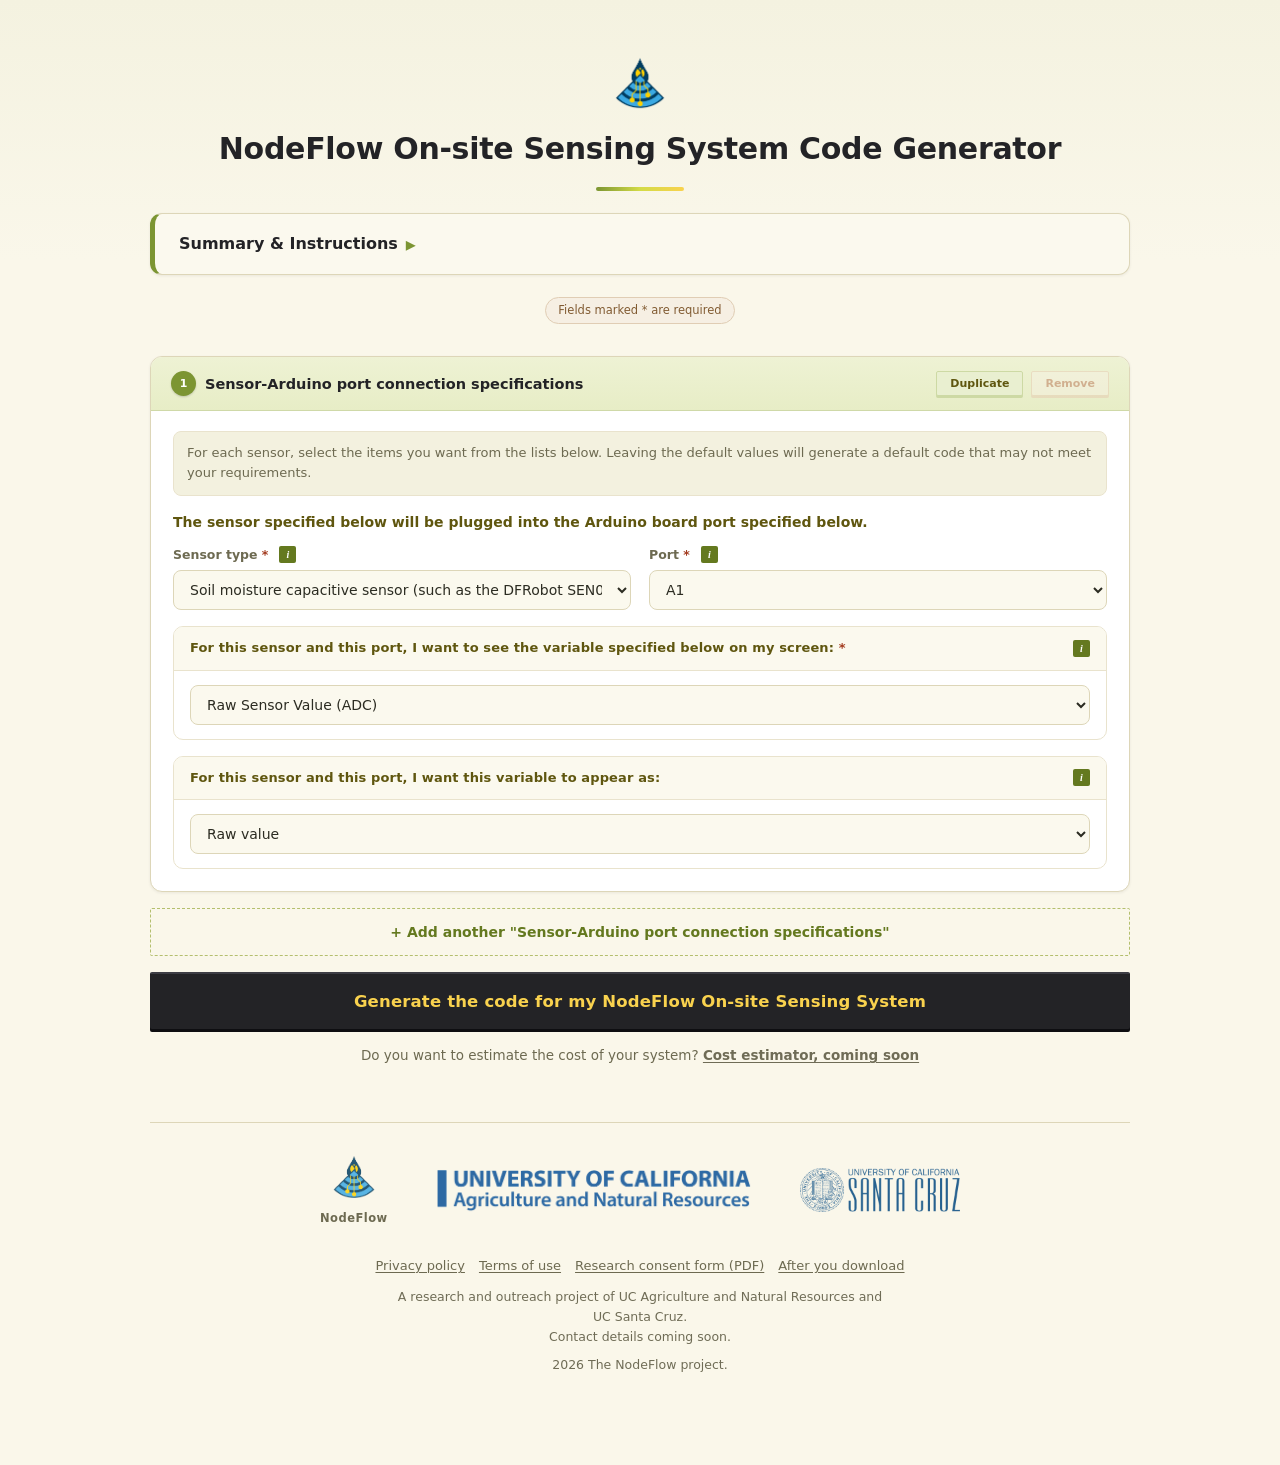
<file: index.html>
<!doctype html>
<html lang="en">
  <head>
    <meta charset="UTF-8" />
    <meta name="viewport" content="width=device-width, initial-scale=1.0" />

    <title>NodeFlow On-site Sensing System Code Generator</title>
    <meta
      name="description"
      content="Fill in which soil sensors you have and which Arduino ports they use, and download a ready-to-upload .ino code file. Supports Watermark 200SS tension, Irrometer 200TS temperature and DFRobot capacitive probes. No coding, no account, works offline."
    />
    <link
      rel="canonical"
      href="https://fernlag.github.io/NodeFlow-Onsite-Sensing-System/"
    />
    <meta name="theme-color" content="#7c9532" />
    <meta name="referrer" content="strict-origin-when-cross-origin" />
    <meta
      http-equiv="Content-Security-Policy"
      content="default-src 'self'; script-src 'self' 'unsafe-inline'; style-src 'self' 'unsafe-inline'; img-src 'self' data:; font-src 'self'; connect-src 'self' https://script.google.com; object-src 'none'; base-uri 'self'; form-action 'none'; frame-ancestors 'none'"
    />

    <meta property="og:type" content="website" />
    <meta
      property="og:title"
      content="NodeFlow On-site Sensing System Code Generator"
    />
    <meta
      property="og:description"
      content="Describe your sensors and ports, download a ready-to-upload Arduino code file. Built for growers, no programming needed."
    />
    <meta
      property="og:url"
      content="https://fernlag.github.io/NodeFlow-Onsite-Sensing-System/"
    />
    <meta
      property="og:image"
      content="https://fernlag.github.io/NodeFlow-Onsite-Sensing-System/assets/img/og-card.png"
    />
    <meta
      property="og:image:alt"
      content="The NodeFlow On-site Sensing System logo and name"
    />
    <meta property="og:image:width" content="1200" />
    <meta property="og:image:height" content="630" />
    <meta property="og:site_name" content="NodeFlow On-site Sensing System" />
    <meta name="twitter:card" content="summary_large_image" />

    <link rel="icon" href="favicon.ico" sizes="any" />
    <link
      rel="icon"
      type="image/png"
      sizes="32x32"
      href="assets/img/favicon-32.png"
    />
    <link
      rel="icon"
      type="image/png"
      sizes="16x16"
      href="assets/img/favicon-16.png"
    />
    <link rel="apple-touch-icon" href="assets/img/apple-touch-icon.png" />
    <link rel="manifest" href="site.webmanifest" />
    <link rel="stylesheet" href="assets/css/styles.css" />
  </head>
  <body>
    <a class="skip-link" href="#sensors-list" data-i18n="page.skip"
      >Skip to the form</a
    >


    <div class="container">
      <div class="header">
        <img
          src="assets/img/nodeflow-logo.png"
          alt="NodeFlow logo: a water drop over a fan of soil layers with three sensor nodes"
          data-i18n-attr="alt:logo.alt"
          class="header-logo"
          width="62"
          height="62"
        />
        <h1>
          NodeFlow On-site Sensing System Code Generator
        </h1>
        <div class="info-box" id="info-box">
          <button
            class="info-box-title"
            type="button"
            onclick="toggleInfoBox()"
            aria-expanded="false"
            aria-controls="info-box-body"
          >
            <span data-i18n="info.title">Summary &amp; Instructions</span>
            <span
              class="info-box-chevron"
              id="info-box-chevron"
              aria-hidden="true"
              >&#9656;</span
            >
          </button>
          <div class="info-box-body collapsed" id="info-box-body">
            <div class="info-box-inner">
            <p data-i18n="info.p1">
              This website allows you to configure the code which the NodeFlow
              On-site Sensing System uses to interpret and display sensor
              readings.
            </p>
            <p data-i18n="info.p1b">
              For each port on the Arduino board, you will select which sensor
              you are using, what variable you would like to see displayed, and
              how you would like to have this variable visualized. This website
              then generates your specified code, which you then upload to your
              hardware.
            </p>
            <p class="guide-line">
              <span data-i18n="info.guideIntro"
                >For complete instructions, from installing the Arduino
                software to reading the screen, please see the user guide.</span
              >
              <a
                id="guide-link"
                class="guide-link"
                href="assets/docs/nodeflow-user-guide.pdf"
                target="_blank"
                rel="noopener"
                hidden
                data-i18n="info.guideLink"
                >Open the user guide (PDF)</a
              >
              <span id="guide-pending" data-i18n="info.guidePending"
                >The printable guide is being prepared.</span
              >
            </p>
            <p data-i18n="info.p2">
              Videos on how to use the device are still to be added.
            </p>
            <p data-i18n="info.p3">
              To generate the code for your NodeFlow On-site device, you will
              select the following for each port you plan to use (for example
              A1, A2, A3):
            </p>
            <p class="info-port-note">
              <em data-i18n="info.portNote"
                >Please note that you can only connect one type of sensor to
                each port.</em
              >
            </p>
            <ul class="info-list">
              <li data-i18n="info.li1">What kind of sensor you plan to use</li>
              <li data-i18n="info.li2">
                Which variable will be displayed on the LCD screen
              </li>
              <li data-i18n="info.li3">How this variable will be visualized</li>
            </ul>
            <p class="info-research">
              <span data-i18n="info.research"
                >Please note that this service is part of an ongoing research
                project. Before you download, you will be asked for your name,
                email address and country, and to agree that the configuration
                you built may be recorded. The project team uses this to see
                which sensors and settings people actually use, so we know what
                to improve, and to reach you if there is a problem with a
                configuration you generated. It goes to a spreadsheet only the
                project team can open, and it is never sold or used for
                advertising.</span
              >
              <a class="info-inline-link" href="privacy.html" data-i18n="info.researchLink"
                >Read what is recorded and how to have it removed</a
              >
            </p>
            <p data-i18n-html="info.upload">
              Once you download your code, you will be taken to a
              <a class="info-inline-link" href="thank-you.html"
                >page with instructions on how to upload it onto your Arduino
                board</a
              >. For that step you will need your Arduino board, the
              <a
                class="info-inline-link"
                href="https://www.arduino.cc/en/software"
                target="_blank"
                rel="noopener"
                >Arduino IDE application</a
              >, and a USB B to USB A cable, the square-ended kind that comes
              with most printers.
            </p>
            <p class="offline-note">
              <strong data-i18n="info.offlineTitle">Working offline?</strong>
              <span data-i18n="info.offline">
                Once you have opened this page online once, your browser keeps a
                copy of it, so you can fill in the form and download your code
                with no connection. If you download while offline, the details
                you agreed to send are held in your browser and sent
                automatically the next time you are online.
              </span>
              <br /><br />
              <span data-i18n="info.offline2">
                Clearing your browser's cache or site data for this page removes
                that copy, along with your saved details and anything still
                waiting to be sent. If that happens, just open this page again
                while online to restore it.
              </span>
            </p>
            </div>
          </div>
        </div>

        <span class="req-note" data-i18n="form.requiredNote">
          Fields marked * are required
        </span>
      </div>

      <noscript>
        <p class="noscript-note" data-i18n="form.noscript">
          This generator builds your Arduino file inside the browser, so it
          needs JavaScript switched on.
        </p>
      </noscript>

      <div
        id="saved-banner"
        class="saved-banner"
        role="status"
        aria-live="polite"
      ></div>
      <div id="saved-configs" class="saved-configs"></div>
      <div id="sensors-list" tabindex="-1"></div>
      <div
        id="port-warning"
        class="port-warning"
        role="alert"
        aria-live="assertive"
      ></div>

      <button class="add-block-btn" type="button" onclick="addBlock()">
        <span data-i18n="form.addBlock">+ Add another sensor and port</span>
      </button>

      <div
        id="form-error"
        class="form-error"
        role="alert"
        aria-live="assertive"
      ></div>

      <button
        class="gen-btn"
        type="button"
        id="gen-btn"
        onclick="handleGenerate()"
      >
        <span class="gen-btn-label" data-i18n="form.generate">
          Generate the code for my NodeFlow On-site Sensing System
        </span>
        <span class="btn-spinner" aria-hidden="true"></span>
      </button>

      <p class="cost-estimate">
        <span data-i18n="form.costQuestion"
          >Do you want to estimate the cost of your system?</span
        >
        <button
          type="button"
          class="cost-link"
          disabled
          data-i18n="form.costSoon"
        >
          Cost estimator, coming soon
        </button>
      </p>

      <div
        class="success-banner"
        id="success-banner"
        role="status"
        aria-live="polite"
      >
        <span class="success-mark" aria-hidden="true">&#10003;</span>
        <span>
          <span data-i18n="result.downloaded"
            >The code has successfully downloaded as</span
          >
          <strong id="success-filename">your file</strong>.
          <span data-i18n="result.viewBelow"
            >You can visualize it below, or read</span
          >
          <a href="thank-you.html" data-i18n="result.whatNext"
            >what to do next</a
          >.
        </span>
      </div>

      <div class="preview-wrap" id="preview-wrap">
        <div class="preview-head">
          <span data-i18n="result.preview">Code preview</span>
          <button
            class="copy-btn"
            type="button"
            onclick="copyPreview()"
            data-i18n="result.copy"
          >
            Copy
          </button>
        </div>
        <pre class="preview-code" id="preview-code" tabindex="0"></pre>
      </div>

      <div class="logo-row">
        <div class="logo-item">
          <img
            src="assets/img/nodeflow-logo.png"
            alt="NodeFlow"
            class="logo"
            width="52"
            height="52"
            loading="lazy"
          />
          <span class="logo-caption">NodeFlow</span>
        </div>
        <img
          src="assets/img/ucanr-logo.png"
          alt="University of California, Agriculture and Natural Resources"
          class="logo"
          width="320"
          height="45"
          loading="lazy"
        />
        <img
          src="assets/img/ucsc-logo.png"
          alt="University of California, Santa Cruz"
          class="logo"
          width="240"
          height="66"
          loading="lazy"
        />
      </div>

      <footer class="site-footer">
        <nav aria-label="Legal and contact">
          <a href="privacy.html" data-i18n="foot.privacy">Privacy policy</a>
          <a href="terms.html" data-i18n="foot.terms">Terms of use</a>
          <a href="assets/docs/consent.pdf" data-i18n="foot.consentForm"
            >Research consent form (PDF)</a
          >
          <a href="thank-you.html" data-i18n="foot.afterDownload"
            >After you download</a
          >
        </nav>
        <p class="footer-legal" data-i18n="foot.legal">
          A research and outreach project of UC Agriculture and Natural
          Resources and UC Santa Cruz.
        </p>
        <p class="contact-slot">
          Contact details coming soon.
        </p>
        <p class="footer-copy">
          <span id="foot-year">2026</span>
          <span data-i18n="foot.copyright">The NodeFlow project.</span>
        </p>
      </footer>
    </div>

    <!-- Sticky action bar for small screens -->
    <div class="sticky-cta" id="sticky-cta" hidden>
      <span class="sticky-cta-text" data-i18n="form.ready"
        >Ready when you are</span
      >
      <button
        type="button"
        class="sticky-cta-btn"
        onclick="handleGenerate()"
        data-i18n="form.generate"
      >
        Generate my code
      </button>
    </div>


    <!-- Research submission dialog -->
    <div id="survey-overlay" class="survey-overlay">
      <div
        class="survey-modal"
        role="dialog"
        aria-modal="true"
        aria-labelledby="survey-title"
      >
        <div class="survey-modal-head">
          <h2 class="survey-title" id="survey-title" data-i18n="dialog.title">
            Before you download
          </h2>
          <button
            class="survey-close"
            type="button"
            onclick="closeSurvey()"
            data-i18n-attr="aria-label:dialog.close"
          >
            <span aria-hidden="true">&#x2715;</span>
          </button>
        </div>
        <div class="survey-modal-body" id="survey-body"></div>
        <div class="survey-modal-foot">
          <label class="consent-label">
            <input type="checkbox" id="consent-checkbox" />
            <span>
              <span data-i18n="dialog.consent1">I have read the</span>
              <a
                href="assets/docs/consent.pdf"
                target="_blank"
                rel="noopener noreferrer"
                class="consent-link"
                data-i18n="dialog.consentLink"
                >consent form (PDF, opens in a new tab)</a
              >
              <span data-i18n="dialog.consent2"
                >and agree to my information being collected by NodeFlow for
                research purposes.</span
              >
            </span>
          </label>
          <div class="survey-foot-btns">
            <button
              class="survey-cancel-btn"
              type="button"
              onclick="closeSurvey()"
              data-i18n="dialog.cancel"
            >
              Cancel
            </button>
            <button
              class="survey-confirm-btn"
              id="confirm-btn"
              type="button"
              onclick="confirmSurvey()"
              disabled
            >
              <span class="gen-btn-label" data-i18n="dialog.confirm"
                >Confirm + download</span
              >
              <span class="btn-spinner" aria-hidden="true"></span>
            </button>
          </div>
        </div>
      </div>
    </div>

    <script src="assets/js/config.js"></script>
    <script src="assets/js/i18n.js"></script>
    <script src="assets/js/main.js"></script>
    <script src="assets/js/site.js"></script>
  </body>
</html>
</file>
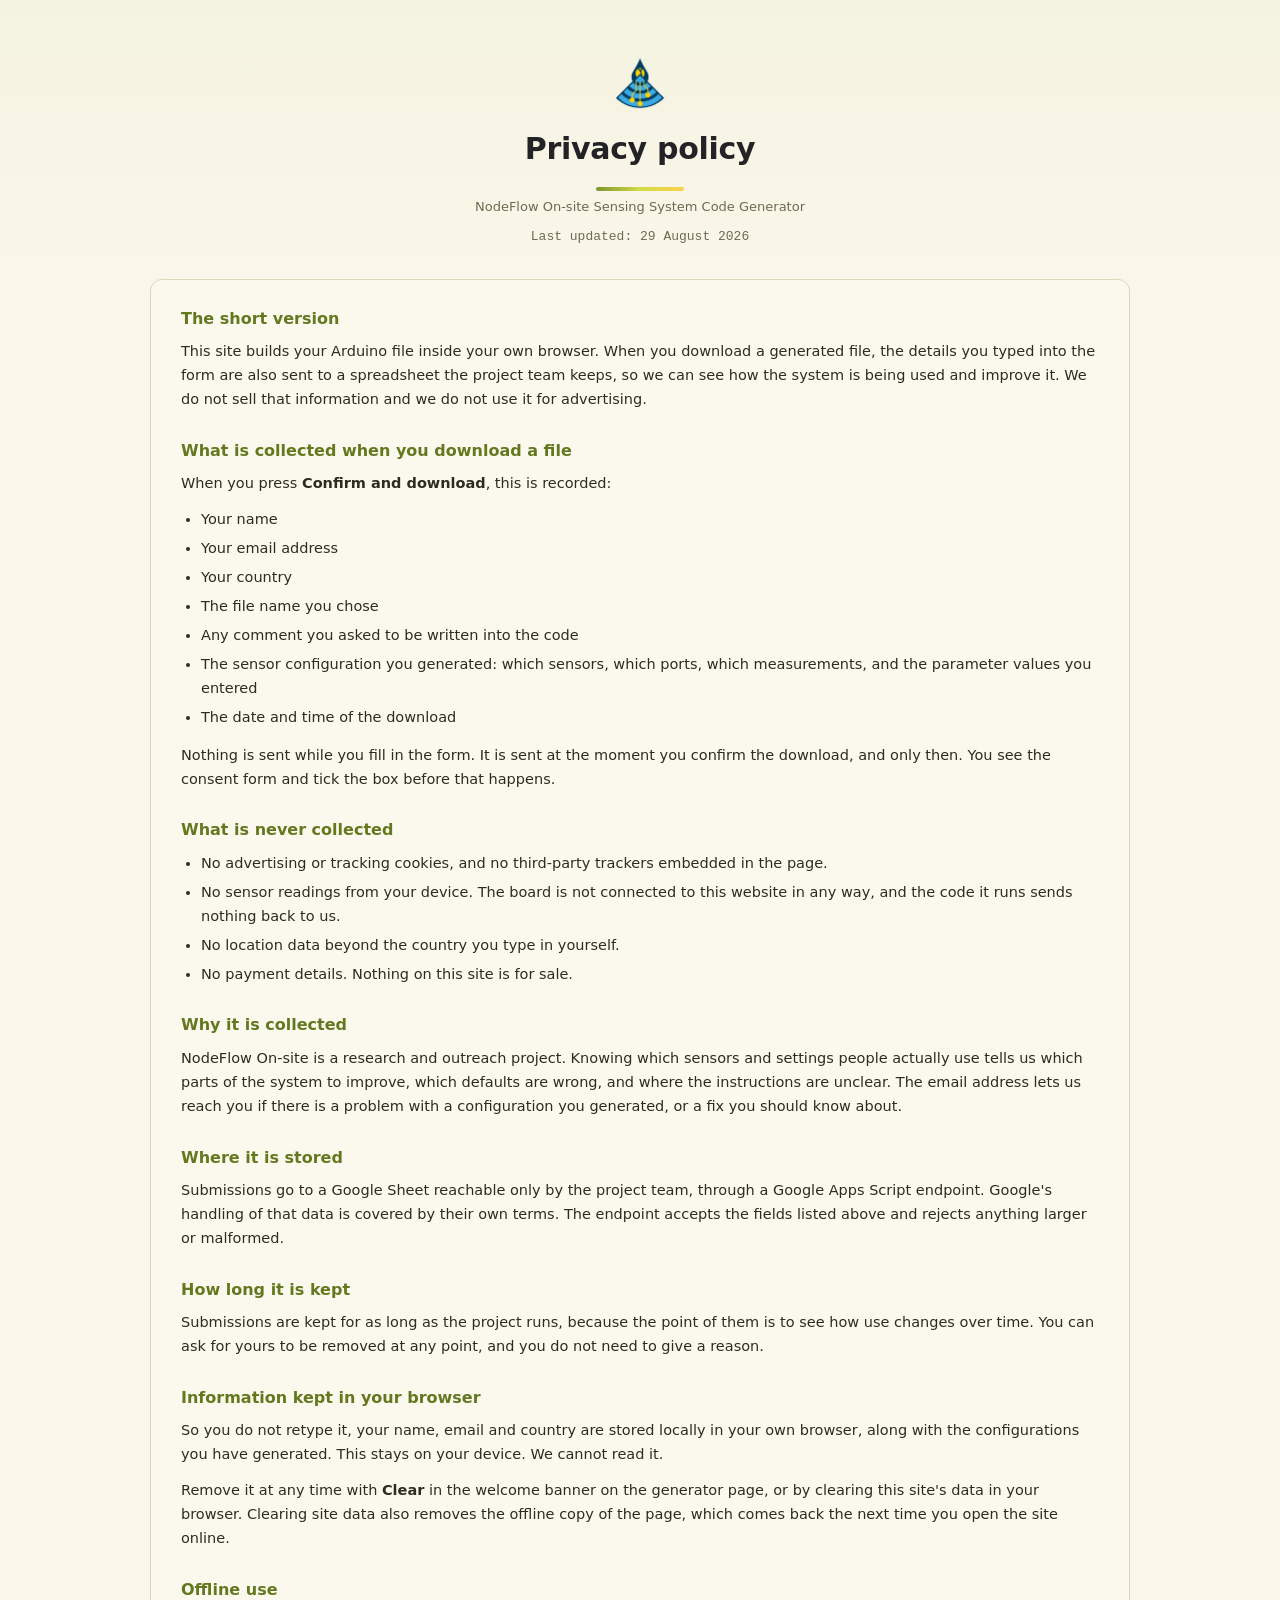
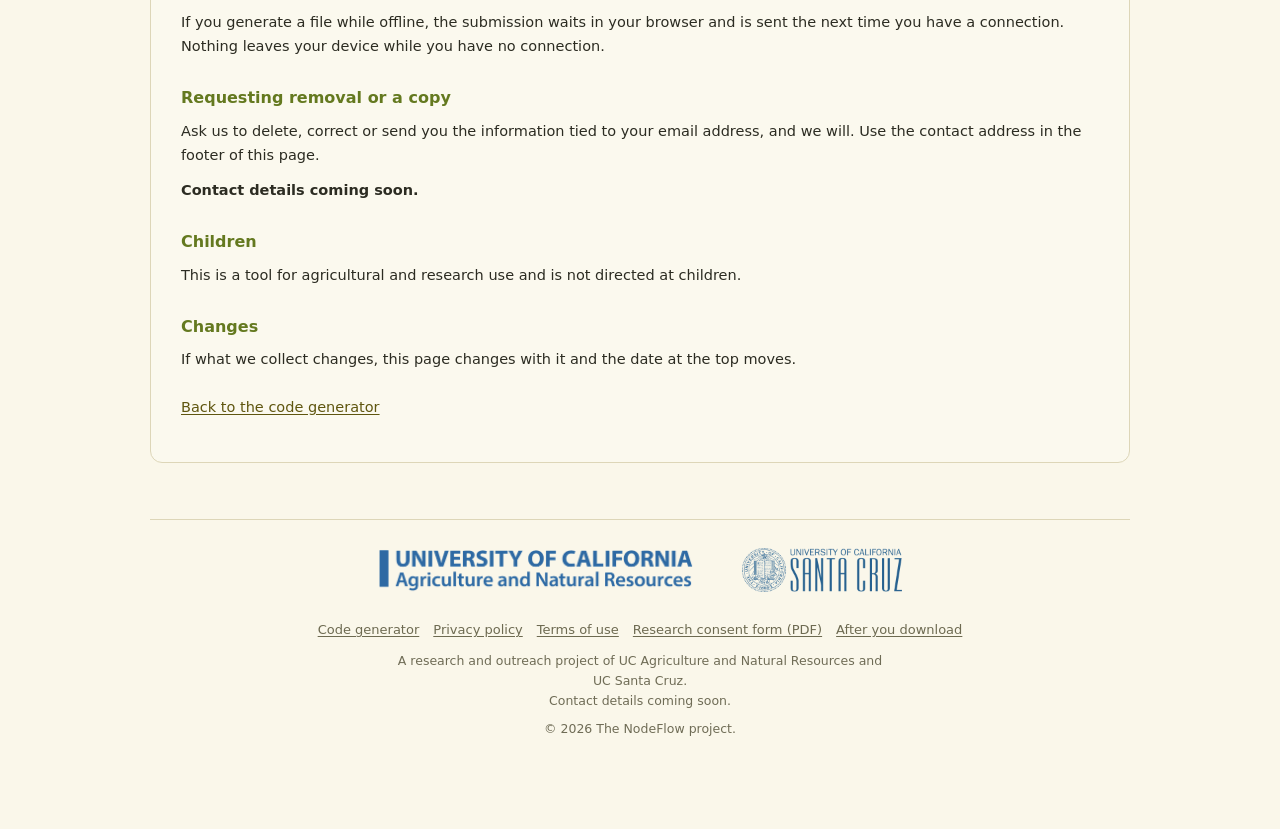
<file: privacy.html>
<!doctype html>
<html lang="en" data-title-key="privacy.pageTitle">
  <head>
    <meta charset="UTF-8" />
    <meta name="viewport" content="width=device-width, initial-scale=1.0" />

    <title>Privacy Policy | NodeFlow On-site Sensing System</title>
    <meta name="description" content="What the NodeFlow On-site code generator collects, why it collects it, where it is stored, and how to have it removed." />
    <link rel="canonical" href="https://fernlag.github.io/NodeFlow-Onsite-Sensing-System/privacy.html" />
    <meta name="theme-color" content="#7c9532" />
    <meta name="referrer" content="strict-origin-when-cross-origin" />
    <meta http-equiv="Content-Security-Policy" content="default-src 'self'; script-src 'self' 'unsafe-inline'; style-src 'self' 'unsafe-inline'; img-src 'self' data:; font-src 'self'; connect-src 'self' https://script.google.com; object-src 'none'; base-uri 'self'; form-action 'none'; frame-ancestors 'none'" />

    <meta property="og:type" content="website" />
    <meta property="og:title" content="Privacy policy | NodeFlow On-site" />
    <meta property="og:description" content="What the NodeFlow On-site code generator collects, why it collects it, where it is stored, and how to have it removed." />
    <meta property="og:image" content="https://fernlag.github.io/NodeFlow-Onsite-Sensing-System/assets/img/og-card.png" />
    <meta property="og:image:alt" content="The NodeFlow On-site Sensing System logo and name" />
    <meta property="og:site_name" content="NodeFlow On-site Sensing System" />
    <meta name="twitter:card" content="summary_large_image" />

    <link rel="icon" href="favicon.ico" sizes="any" />
    <link rel="icon" type="image/png" sizes="32x32" href="assets/img/favicon-32.png" />
    <link rel="icon" type="image/png" sizes="16x16" href="assets/img/favicon-16.png" />
    <link rel="apple-touch-icon" href="assets/img/apple-touch-icon.png" />
    <link rel="manifest" href="site.webmanifest" />
    <link rel="stylesheet" href="assets/css/styles.css" />
  </head>
  <body>
    <a class="skip-link" href="#main" data-i18n="page.skipMain">Skip to the main content</a>


    <div class="container">
      <div class="header">
        <a href="index.html">
          <img
            src="assets/img/nodeflow-logo.png"
            alt="NodeFlow On-site code generator, home"
            data-i18n-attr="alt:page.logoHome"
            class="header-logo"
            width="62"
            height="62"
          />
        </a>
        <h1 data-i18n="privacy.h1">Privacy policy</h1>
        <p class="page-subtitle" data-i18n="page.subtitle">
          NodeFlow On-site Sensing System Code Generator
        </p>
        <p class="page-updated" data-i18n="privacy.updated">Last updated: 29 August 2026</p>
      </div>

      <main id="main" class="prose">
          <h2 data-i18n="privacy.h2a">The short version</h2>
          <p data-i18n="privacy.p1">
            This site builds your Arduino file inside your own browser. When you
            download a generated file, the details you typed into the form are
            also sent to a spreadsheet the project team keeps, so we can see how
            the system is being used and improve it. We do not sell that
            information and we do not use it for advertising.
          </p>

          <h2 data-i18n="privacy.h2b">What is collected when you download a file</h2>
          <p data-i18n-html="privacy.p2">When you press <strong>Confirm and download</strong>, this is recorded:</p>
          <ul>
            <li data-i18n="privacy.c1">Your name</li>
            <li data-i18n="privacy.c2">Your email address</li>
            <li data-i18n="privacy.c3">Your country</li>
            <li data-i18n="privacy.c4">The file name you chose</li>
            <li data-i18n="privacy.c5">Any comment you asked to be written into the code</li>
            <li data-i18n="privacy.c6">
              The sensor configuration you generated: which sensors, which
              ports, which measurements, and the parameter values you entered
            </li>
            <li data-i18n="privacy.c7">The date and time of the download</li>
          </ul>
          <p data-i18n="privacy.p3">
            Nothing is sent while you fill in the form. It is sent at the moment
            you confirm the download, and only then. You see the consent form
            and tick the box before that happens.
          </p>


          <h2 data-i18n="privacy.h2d">What is never collected</h2>
          <ul>
            <li data-i18n="privacy.n1">No advertising or tracking cookies, and no third-party trackers embedded in the page.</li>
            <li data-i18n="privacy.n2">
              No sensor readings from your device. The board is not connected to
              this website in any way, and the code it runs sends nothing back
              to us.
            </li>
            <li data-i18n="privacy.n3">No location data beyond the country you type in yourself.</li>
            <li data-i18n="privacy.n4">No payment details. Nothing on this site is for sale.</li>
          </ul>

          <h2 data-i18n="privacy.h2e">Why it is collected</h2>
          <p data-i18n="privacy.p5">
            NodeFlow On-site is a research and outreach project. Knowing which
            sensors and settings people actually use tells us which parts of the
            system to improve, which defaults are wrong, and where the
            instructions are unclear. The email address lets us reach you if
            there is a problem with a configuration you generated, or a fix you
            should know about.
          </p>

          <h2 data-i18n="privacy.h2f">Where it is stored</h2>
          <p data-i18n="privacy.p6">
            Submissions go to a Google Sheet reachable only by the project team,
            through a Google Apps Script endpoint. Google's handling of that
            data is covered by their own terms. The endpoint accepts the fields
            listed above and rejects anything larger or malformed.
          </p>

          <h2 data-i18n="privacy.h2g">How long it is kept</h2>
          <p data-i18n="privacy.p7">
            Submissions are kept for as long as the project runs, because the
            point of them is to see how use changes over time. You can ask for
            yours to be removed at any point, and you do not need to give a
            reason.
          </p>

          <h2 data-i18n="privacy.h2h">Information kept in your browser</h2>
          <p data-i18n="privacy.p8">
            So you do not retype it, your name, email and country are stored
            locally in your own browser, along with the configurations you have
            generated. This stays
            on your device. We cannot read it.
          </p>
          <p data-i18n-html="privacy.p9">
            Remove it at any time with <strong>Clear</strong> in the welcome
            banner on the generator page, or by clearing this site's data in
            your browser. Clearing site data also removes the offline copy of
            the page, which comes back the next time you open the site online.
          </p>

          <h2 data-i18n="privacy.h2i">Offline use</h2>
          <p data-i18n="privacy.p10">
            If you generate a file while offline, the submission waits in your
            browser and is sent the next time you have a connection. Nothing
            leaves your device while you have no connection.
          </p>

          <h2 data-i18n="privacy.h2j">Requesting removal or a copy</h2>
          <p data-i18n="privacy.p11">
            Ask us to delete, correct or send you the information tied to your
            email address, and we will. Use the contact address in the footer of
            this page.
          </p>
          <p class="contact-slot contact-line">Contact details coming soon.</p>

          <h2 data-i18n="privacy.h2k">Children</h2>
          <p data-i18n="privacy.p12">
            This is a tool for agricultural and research use and is not directed
            at children.
          </p>

          <h2 data-i18n="privacy.h2l">Changes</h2>
          <p data-i18n="privacy.p13">
            If what we collect changes, this page changes with it and the date
            at the top moves.
          </p>
        <p class="page-back"><a href="index.html" data-i18n="page.backToGenerator">Back to the code generator</a></p>
      </main>

      <div class="logo-row">
        <img src="assets/img/ucanr-logo.png" alt="University of California, Agriculture and Natural Resources" data-i18n-attr="alt:page.ucanrAlt" class="logo" width="320" height="45" loading="lazy" />
        <img src="assets/img/ucsc-logo.png" alt="University of California, Santa Cruz" data-i18n-attr="alt:page.ucscAlt" class="logo" width="240" height="66" loading="lazy" />
      </div>

      <footer class="site-footer">
        <nav aria-label="Legal and contact">
          <a href="index.html" data-i18n="foot.generator">Code generator</a>
          <a href="privacy.html" data-i18n="foot.privacy">Privacy policy</a>
          <a href="terms.html" data-i18n="foot.terms">Terms of use</a>
          <a href="assets/docs/consent.pdf" data-i18n="foot.consentForm">Research consent form (PDF)</a>
          <a href="thank-you.html" data-i18n="foot.afterDownload">After you download</a>
        </nav>
        <p class="footer-legal" data-i18n="foot.legal">
          A research and outreach project of UC Agriculture and Natural
          Resources and UC Santa Cruz.
        </p>
        <p class="contact-slot">Contact details coming soon.</p>
        <p class="footer-copy">&copy; <span id="foot-year">2026</span> <span data-i18n="foot.copyright">The NodeFlow project.</span></p>
      </footer>
    </div>


    <script src="assets/js/config.js"></script>
    <script src="assets/js/i18n.js"></script>
    <script src="assets/js/site.js"></script>
  </body>
</html>
</file>
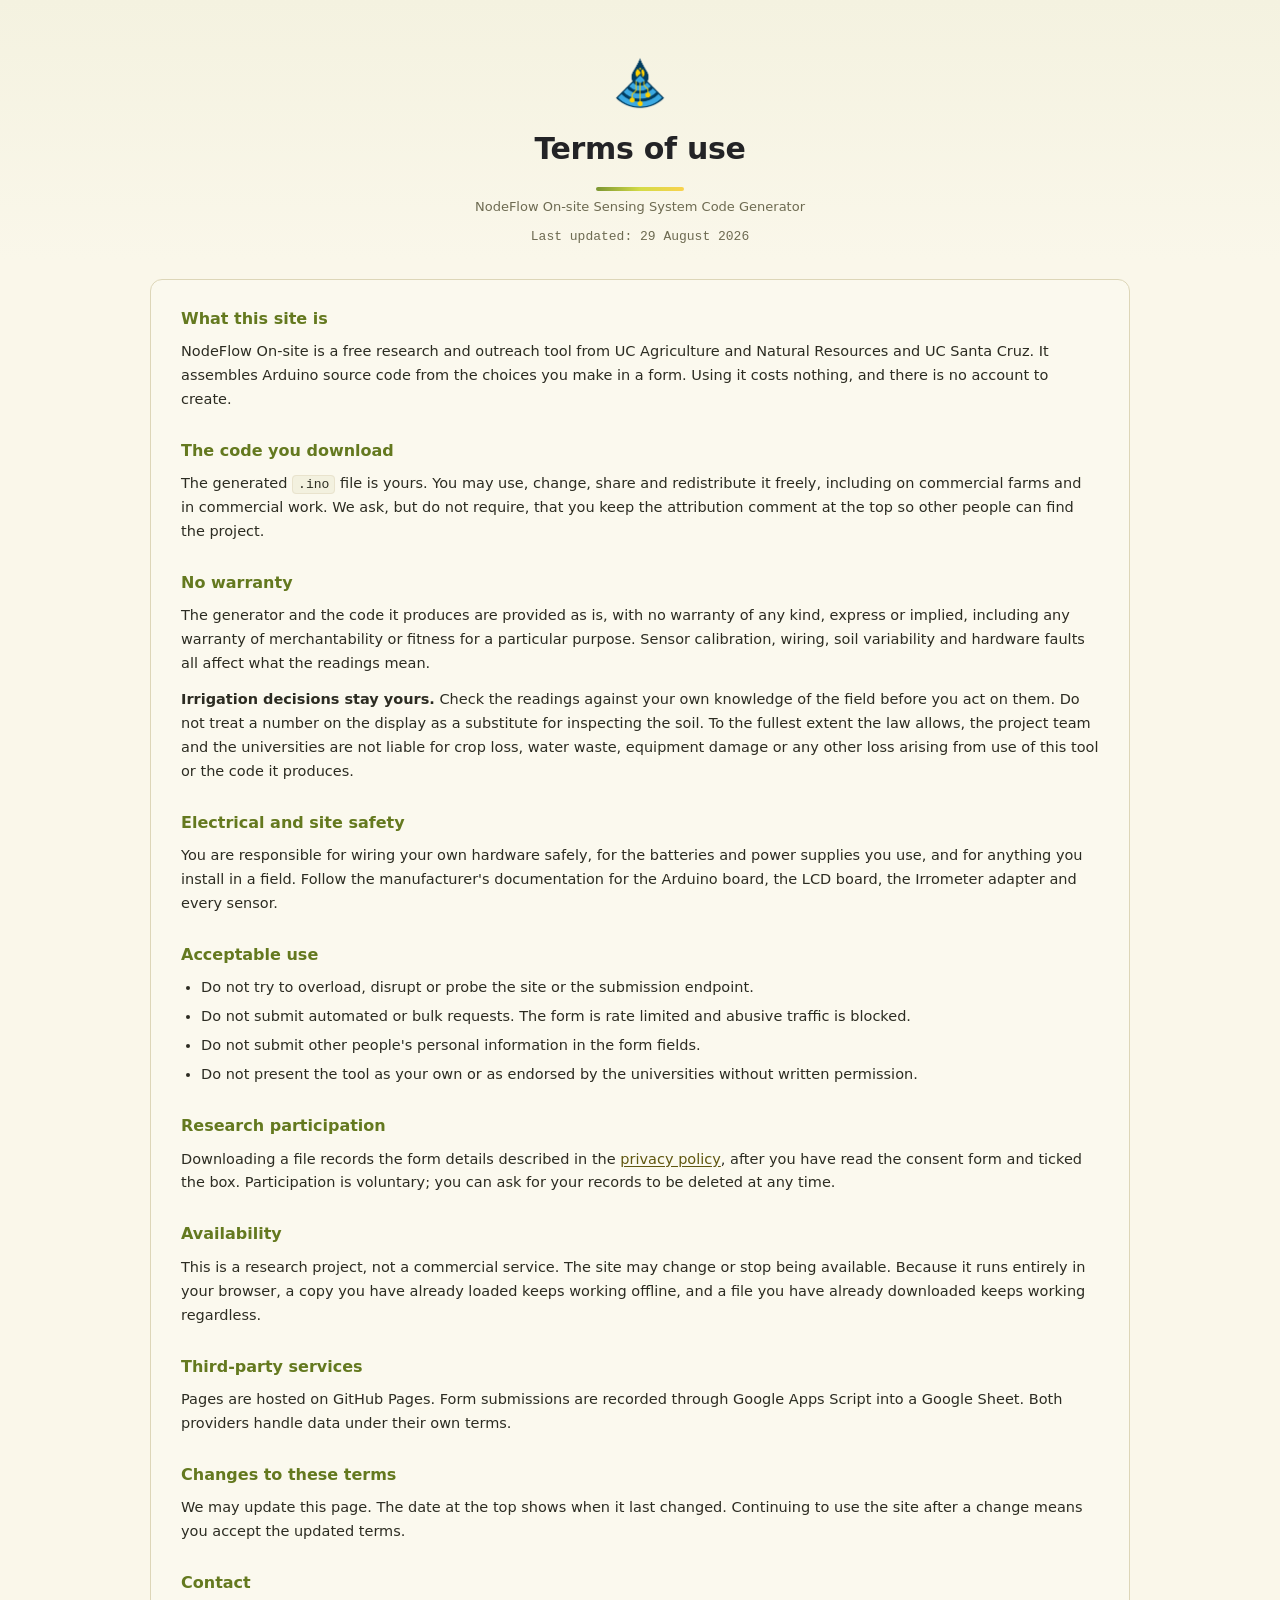
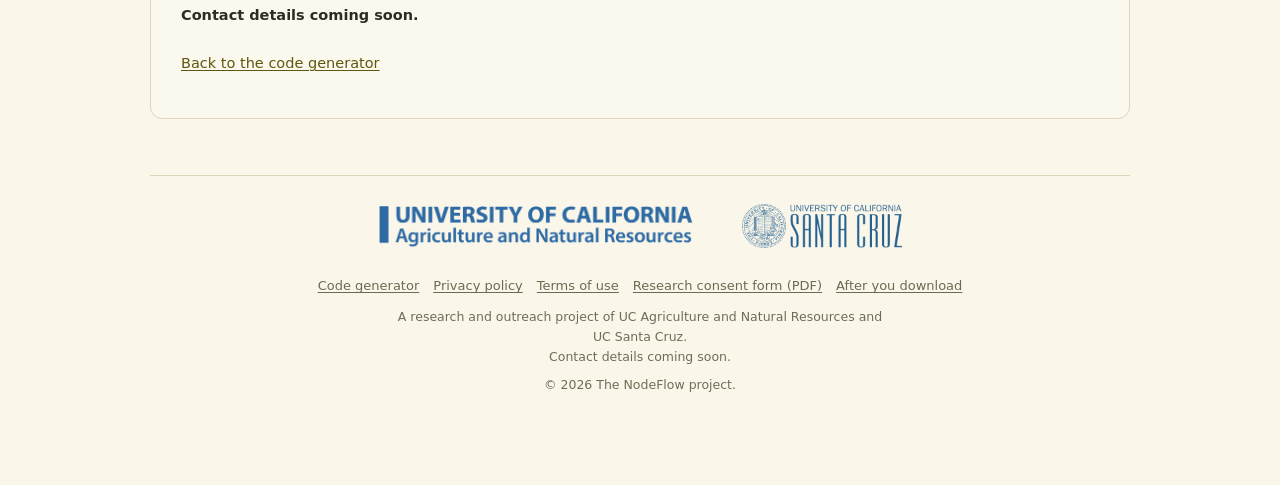
<file: terms.html>
<!doctype html>
<html lang="en" data-title-key="terms.pageTitle">
  <head>
    <meta charset="UTF-8" />
    <meta name="viewport" content="width=device-width, initial-scale=1.0" />

    <title>Terms of Use | NodeFlow On-site Sensing System</title>
    <meta name="description" content="The terms that cover the NodeFlow On-site code generator: what you may do with the generated code, the absence of warranty, acceptable use and safety." />
    <link rel="canonical" href="https://fernlag.github.io/NodeFlow-Onsite-Sensing-System/terms.html" />
    <meta name="theme-color" content="#7c9532" />
    <meta name="referrer" content="strict-origin-when-cross-origin" />
    <meta http-equiv="Content-Security-Policy" content="default-src 'self'; script-src 'self' 'unsafe-inline'; style-src 'self' 'unsafe-inline'; img-src 'self' data:; font-src 'self'; connect-src 'self' https://script.google.com; object-src 'none'; base-uri 'self'; form-action 'none'; frame-ancestors 'none'" />

    <meta property="og:type" content="website" />
    <meta property="og:title" content="Terms of use | NodeFlow On-site" />
    <meta property="og:description" content="The terms that cover the NodeFlow On-site code generator: what you may do with the generated code, the absence of warranty, acceptable use and safety." />
    <meta property="og:image" content="https://fernlag.github.io/NodeFlow-Onsite-Sensing-System/assets/img/og-card.png" />
    <meta property="og:image:alt" content="The NodeFlow On-site Sensing System logo and name" />
    <meta property="og:site_name" content="NodeFlow On-site Sensing System" />
    <meta name="twitter:card" content="summary_large_image" />

    <link rel="icon" href="favicon.ico" sizes="any" />
    <link rel="icon" type="image/png" sizes="32x32" href="assets/img/favicon-32.png" />
    <link rel="icon" type="image/png" sizes="16x16" href="assets/img/favicon-16.png" />
    <link rel="apple-touch-icon" href="assets/img/apple-touch-icon.png" />
    <link rel="manifest" href="site.webmanifest" />
    <link rel="stylesheet" href="assets/css/styles.css" />
  </head>
  <body>
    <a class="skip-link" href="#main" data-i18n="page.skipMain">Skip to the main content</a>


    <div class="container">
      <div class="header">
        <a href="index.html">
          <img
            src="assets/img/nodeflow-logo.png"
            alt="NodeFlow On-site code generator, home"
            data-i18n-attr="alt:page.logoHome"
            class="header-logo"
            width="62"
            height="62"
          />
        </a>
        <h1 data-i18n="terms.h1">Terms of use</h1>
        <p class="page-subtitle" data-i18n="page.subtitle">
          NodeFlow On-site Sensing System Code Generator
        </p>
        <p class="page-updated" data-i18n="terms.updated">Last updated: 29 August 2026</p>
      </div>

      <main id="main" class="prose">
          <h2 data-i18n="terms.h2a">What this site is</h2>
          <p data-i18n="terms.p1">
            NodeFlow On-site is a free research and outreach tool from UC
            Agriculture and Natural Resources and UC Santa Cruz. It assembles
            Arduino source code from the choices you make in a form. Using it
            costs nothing, and there is no account to create.
          </p>

          <h2 data-i18n="terms.h2b">The code you download</h2>
          <p data-i18n-html="terms.p2">
            The generated <code>.ino</code> file is yours. You may use, change,
            share and redistribute it freely, including on commercial farms and
            in commercial work. We ask, but do not require, that you keep the
            attribution comment at the top so other people can find the project.
          </p>

          <h2 data-i18n="terms.h2c">No warranty</h2>
          <p data-i18n="terms.p3">
            The generator and the code it produces are provided as is, with no
            warranty of any kind, express or implied, including any warranty of
            merchantability or fitness for a particular purpose. Sensor
            calibration, wiring, soil variability and hardware faults all affect
            what the readings mean.
          </p>
          <p data-i18n-html="terms.p4">
            <strong>Irrigation decisions stay yours.</strong> Check the readings
            against your own knowledge of the field before you act on them. Do
            not treat a number on the display as a substitute for inspecting the
            soil. To the fullest extent the law allows, the project team and the
            universities are not liable for crop loss, water waste, equipment
            damage or any other loss arising from use of this tool or the code
            it produces.
          </p>

          <h2 data-i18n="terms.h2d">Electrical and site safety</h2>
          <p data-i18n="terms.p5">
            You are responsible for wiring your own hardware safely, for the
            batteries and power supplies you use, and for anything you install
            in a field. Follow the manufacturer's documentation for the Arduino
            board, the LCD board, the Irrometer adapter and every sensor.
          </p>

          <h2 data-i18n="terms.h2e">Acceptable use</h2>
          <ul>
            <li data-i18n="terms.use1">Do not try to overload, disrupt or probe the site or the submission endpoint.</li>
            <li data-i18n="terms.use2">Do not submit automated or bulk requests. The form is rate limited and abusive traffic is blocked.</li>
            <li data-i18n="terms.use3">Do not submit other people's personal information in the form fields.</li>
            <li data-i18n="terms.use4">Do not present the tool as your own or as endorsed by the universities without written permission.</li>
          </ul>

          <h2 data-i18n="terms.h2f">Research participation</h2>
          <p data-i18n-html="terms.p6">
            Downloading a file records the form details described in the
            <a href="privacy.html">privacy policy</a>, after you have read the
            consent form and ticked the box. Participation is voluntary; you can
            ask for your records to be deleted at any time.
          </p>

          <h2 data-i18n="terms.h2g">Availability</h2>
          <p data-i18n="terms.p7">
            This is a research project, not a commercial service. The site may
            change or stop being available. Because it runs entirely in your
            browser, a copy you have already loaded keeps working offline, and
            a file you have already downloaded keeps working regardless.
          </p>

          <h2 data-i18n="terms.h2h">Third-party services</h2>
          <p data-i18n="terms.p8">
            Pages are hosted on GitHub Pages. Form submissions are recorded
            through Google Apps Script into a Google Sheet. Both providers
            handle data under their own terms.
          </p>

          <h2 data-i18n="terms.h2i">Changes to these terms</h2>
          <p data-i18n="terms.p9">
            We may update this page. The date at the top shows when it last
            changed. Continuing to use the site after a change means you accept
            the updated terms.
          </p>

          <h2 data-i18n="terms.h2j">Contact</h2>
          <p class="contact-slot contact-line">Contact details coming soon.</p>
        <p class="page-back"><a href="index.html" data-i18n="page.backToGenerator">Back to the code generator</a></p>
      </main>

      <div class="logo-row">
        <img src="assets/img/ucanr-logo.png" alt="University of California, Agriculture and Natural Resources" data-i18n-attr="alt:page.ucanrAlt" class="logo" width="320" height="45" loading="lazy" />
        <img src="assets/img/ucsc-logo.png" alt="University of California, Santa Cruz" data-i18n-attr="alt:page.ucscAlt" class="logo" width="240" height="66" loading="lazy" />
      </div>

      <footer class="site-footer">
        <nav aria-label="Legal and contact">
          <a href="index.html" data-i18n="foot.generator">Code generator</a>
          <a href="privacy.html" data-i18n="foot.privacy">Privacy policy</a>
          <a href="terms.html" data-i18n="foot.terms">Terms of use</a>
          <a href="assets/docs/consent.pdf" data-i18n="foot.consentForm">Research consent form (PDF)</a>
          <a href="thank-you.html" data-i18n="foot.afterDownload">After you download</a>
        </nav>
        <p class="footer-legal" data-i18n="foot.legal">
          A research and outreach project of UC Agriculture and Natural
          Resources and UC Santa Cruz.
        </p>
        <p class="contact-slot">Contact details coming soon.</p>
        <p class="footer-copy">&copy; <span id="foot-year">2026</span> <span data-i18n="foot.copyright">The NodeFlow project.</span></p>
      </footer>
    </div>


    <script src="assets/js/config.js"></script>
    <script src="assets/js/i18n.js"></script>
    <script src="assets/js/site.js"></script>
  </body>
</html>
</file>
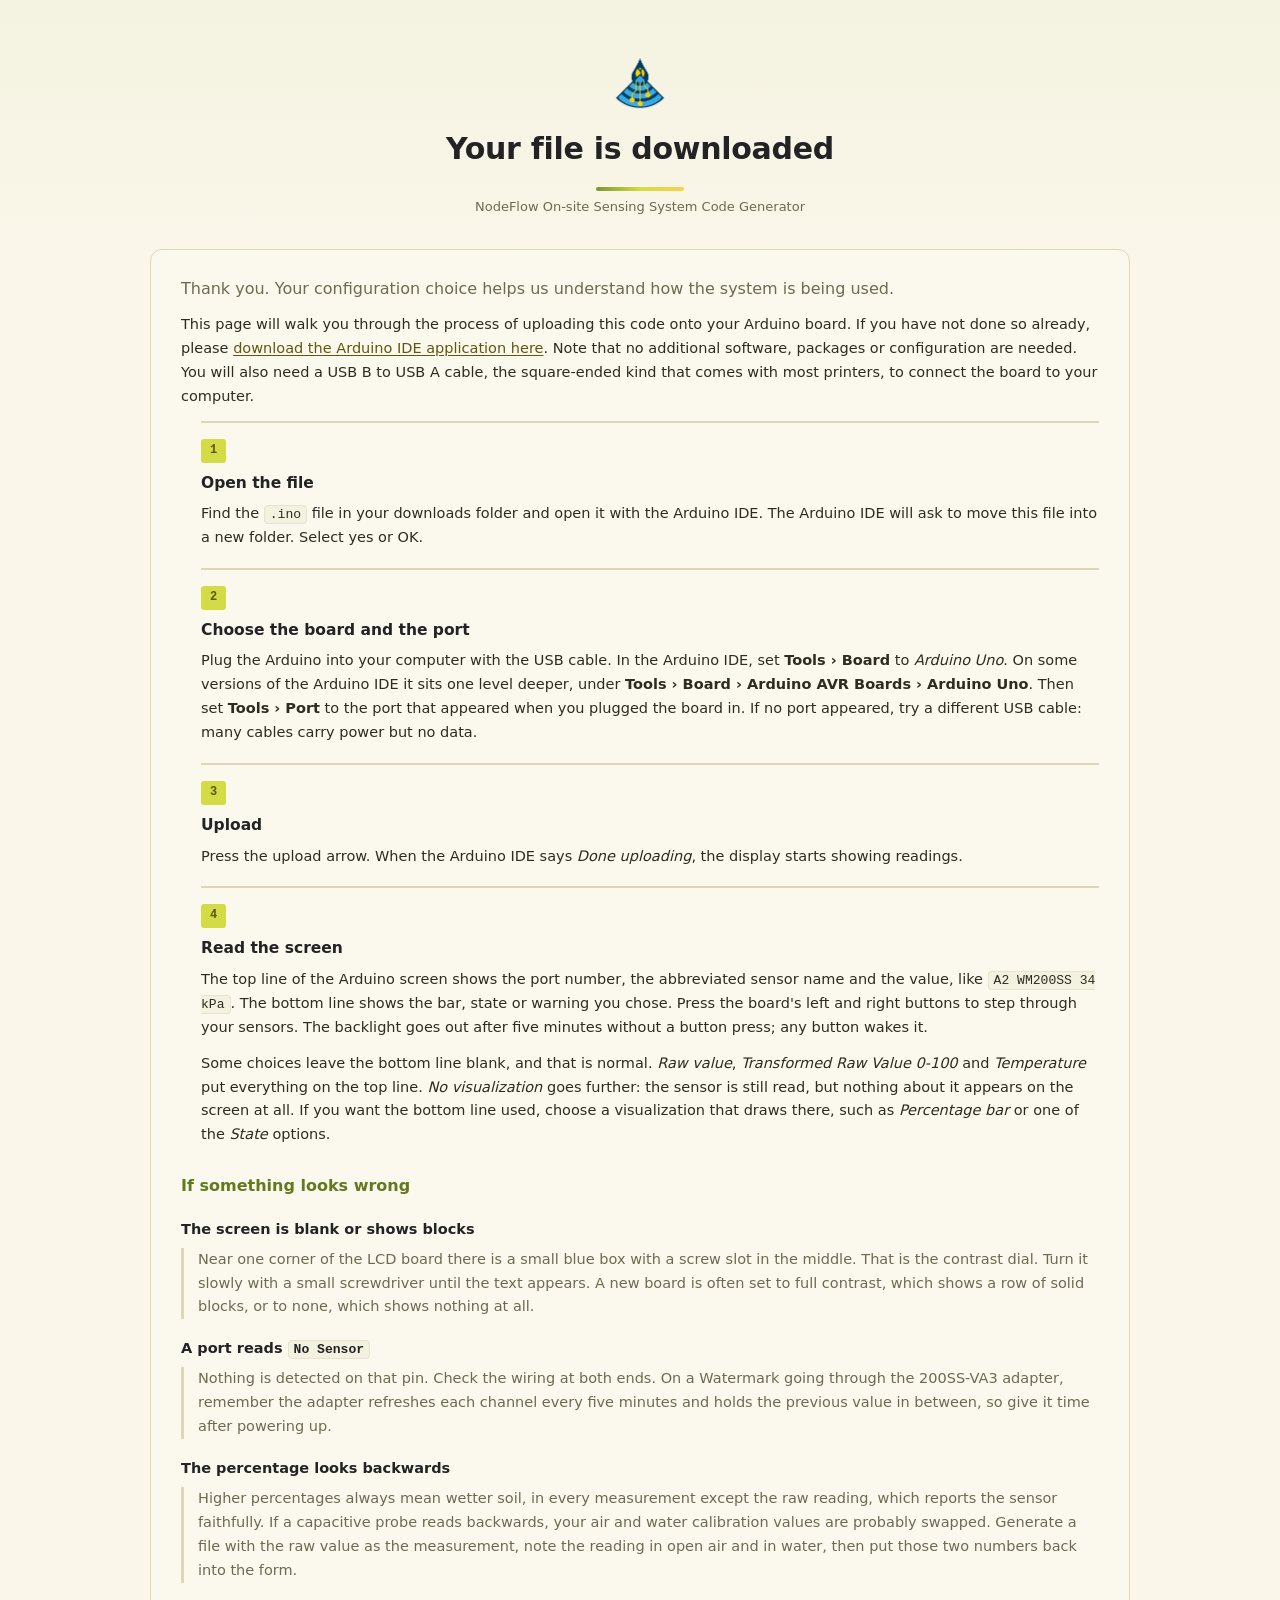
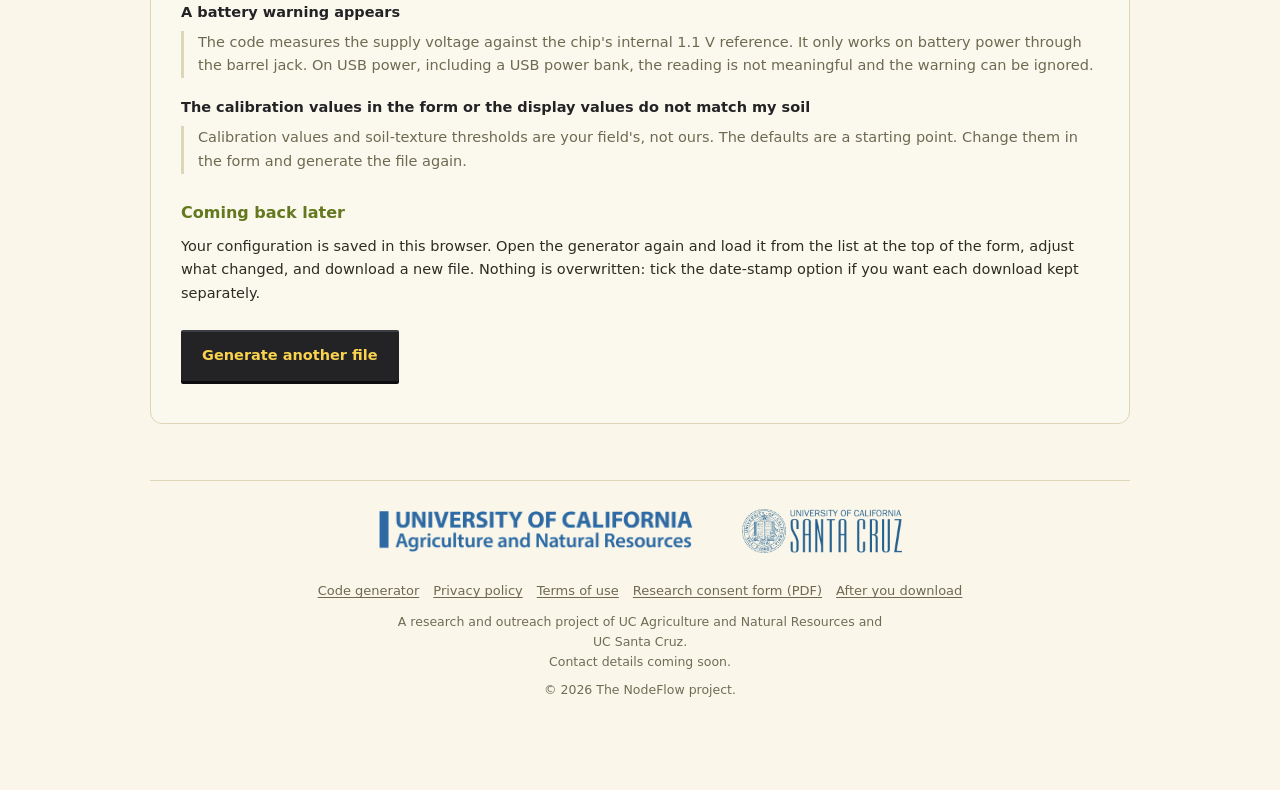
<file: thank-you.html>
<!doctype html>
<html lang="en" data-title-key="next.pageTitle">
  <head>
    <meta charset="UTF-8" />
    <meta name="viewport" content="width=device-width, initial-scale=1.0" />

    <title>After You Download | NodeFlow On-site Sensing System</title>
    <meta name="description" content="Your Arduino code file is downloaded. How to open it, pick the board and port, upload it, read the LCD, and fix the things that usually go wrong." />
    <link rel="canonical" href="https://fernlag.github.io/NodeFlow-Onsite-Sensing-System/thank-you.html" />
    <meta name="theme-color" content="#7c9532" />
    <meta name="referrer" content="strict-origin-when-cross-origin" />
    <meta http-equiv="Content-Security-Policy" content="default-src 'self'; script-src 'self' 'unsafe-inline'; style-src 'self' 'unsafe-inline'; img-src 'self' data:; font-src 'self'; connect-src 'self' https://script.google.com; object-src 'none'; base-uri 'self'; form-action 'none'; frame-ancestors 'none'" />

    <meta property="og:type" content="website" />
    <meta property="og:title" content="After you download | NodeFlow On-site" />
    <meta property="og:description" content="Your Arduino code file is downloaded. How to open it, pick the board and port, upload it, read the LCD, and fix the things that usually go wrong." />
    <meta property="og:image" content="https://fernlag.github.io/NodeFlow-Onsite-Sensing-System/assets/img/og-card.png" />
    <meta property="og:image:alt" content="The NodeFlow On-site Sensing System logo and name" />
    <meta property="og:site_name" content="NodeFlow On-site Sensing System" />
    <meta name="twitter:card" content="summary_large_image" />

    <link rel="icon" href="favicon.ico" sizes="any" />
    <link rel="icon" type="image/png" sizes="32x32" href="assets/img/favicon-32.png" />
    <link rel="icon" type="image/png" sizes="16x16" href="assets/img/favicon-16.png" />
    <link rel="apple-touch-icon" href="assets/img/apple-touch-icon.png" />
    <link rel="manifest" href="site.webmanifest" />
    <link rel="stylesheet" href="assets/css/styles.css" />
  </head>
  <body>
    <a class="skip-link" href="#main" data-i18n="page.skipMain">Skip to the main content</a>


    <div class="container">
      <div class="header">
        <a href="index.html">
          <img
            src="assets/img/nodeflow-logo.png"
            alt="NodeFlow On-site code generator, home"
            data-i18n-attr="alt:page.logoHome"
            class="header-logo"
            width="62"
            height="62"
          />
        </a>
        <h1 data-i18n="next.h1">Your file is downloaded</h1>
        <p class="page-subtitle" data-i18n="page.subtitle">
          NodeFlow On-site Sensing System Code Generator
        </p>
      </div>

      <main id="main" class="prose">
        <p class="page-lede" data-i18n="next.lede">
          Thank you. Your configuration choice helps us understand how the
          system is being used.
        </p>
        <p data-i18n-html="next.lede2">
          This page will walk you through the process of uploading this code
          onto your Arduino board. If you have not done so already, please
          <a href="https://www.arduino.cc/en/software" target="_blank" rel="noopener">download
          the Arduino IDE application here</a>. Note that no additional
          software, packages or configuration are needed. You will also need a
          USB B to USB A cable, the square-ended kind that comes with most
          printers, to connect the board to your computer.
        </p>
          <ol class="steps">
            <li>
              <span class="step-num">1</span>
              <h2 data-i18n="next.s1h">Open the file</h2>
              <p data-i18n-html="next.s1p">
                Find the <code>.ino</code> file in your downloads folder and
                open it with the Arduino IDE. The Arduino IDE will ask to move
                this file into a new folder. Select yes or OK.
              </p>
            </li>
            <li>
              <span class="step-num">2</span>
              <h2 data-i18n="next.s2h">Choose the board and the port</h2>
              <p data-i18n-html="next.s2p">
                Plug the Arduino into your computer with the USB cable. In the
                Arduino IDE, set <strong>Tools &rsaquo; Board</strong> to
                <em>Arduino Uno</em>. On some versions of the Arduino IDE it
                sits one level deeper, under
                <strong>Tools &rsaquo; Board &rsaquo; Arduino AVR Boards
                &rsaquo; Arduino Uno</strong>. Then set
                <strong>Tools &rsaquo; Port</strong> to the port that appeared
                when you plugged the board in. If no port appeared, try a
                different USB cable: many cables carry power but no data.
              </p>
            </li>
            <li>
              <span class="step-num">3</span>
              <h2 data-i18n="next.s3h">Upload</h2>
              <p data-i18n-html="next.s3p">
                Press the upload arrow. When the Arduino IDE says
                <em>Done uploading</em>, the display starts showing readings.
              </p>
            </li>
            <li>
              <span class="step-num">4</span>
              <h2 data-i18n="next.s4h">Read the screen</h2>
              <p data-i18n-html="next.s4p">
                The top line of the Arduino screen shows the port number, the
                abbreviated sensor name and the value, like
                <code>A2 WM200SS 34 kPa</code>. The bottom line shows the bar,
                state or warning you chose. Press the board's left and right
                buttons to step through your sensors. The backlight goes out
                after five minutes without a button press; any button wakes it.
              </p>
              <p data-i18n-html="next.s4p2">
                Some choices leave the bottom line blank, and that is normal.
                <em>Raw value</em>, <em>Transformed Raw Value 0-100</em> and
                <em>Temperature</em> put everything on the top line.
                <em>No visualization</em> goes further: the sensor is still
                read, but nothing about it appears on the screen at all. If you
                want the bottom line used, choose a visualization that draws
                there, such as <em>Percentage bar</em> or one of the
                <em>State</em> options.
              </p>
            </li>
          </ol>

          <h2 data-i18n="next.faqH">If something looks wrong</h2>
          <dl class="faq">
            <dt data-i18n="next.q1">The screen is blank or shows blocks</dt>
            <dd data-i18n="next.a1">
              Near one corner of the LCD board there is a small blue box with a
              screw slot in the middle. That is the contrast dial. Turn it
              slowly with a small screwdriver until the text appears. A new
              board is often set to full contrast, which shows a row of solid
              blocks, or to none, which shows nothing at all.
            </dd>

            <dt data-i18n-html="next.q2">A port reads <code>No Sensor</code></dt>
            <dd data-i18n="next.a2">
              Nothing is detected on that pin. Check the wiring at both ends. On
              a Watermark going through the 200SS-VA3 adapter, remember the
              adapter refreshes each channel every five minutes and holds the
              previous value in between, so give it time after powering up.
            </dd>

            <dt data-i18n="next.q3">The percentage looks backwards</dt>
            <dd data-i18n="next.a3">
              Higher percentages always mean wetter soil, in every measurement
              except the raw reading, which reports the sensor faithfully. If a
              capacitive probe reads backwards, your air and water calibration
              values are probably swapped. Generate a file with the raw value as the measurement, note the
              reading in open air and in water, then put those two numbers back
              into the form.
            </dd>

            <dt data-i18n="next.q4">A battery warning appears</dt>
            <dd data-i18n-html="next.a4">
              The code measures the supply voltage against the chip's internal 1.1&nbsp;V
              reference. It only works on battery power through the barrel jack.
              On USB power, including a USB power bank, the reading is not
              meaningful and the warning can be ignored.
            </dd>

            <dt data-i18n="next.q5">
              The calibration values in the form or the display values do not
              match my soil
            </dt>
            <dd data-i18n="next.a5">
              Calibration values and soil-texture thresholds are your field's,
              not ours. The defaults are a starting point. Change them in the
              form and generate the file again.
            </dd>
          </dl>

          <h2 data-i18n="next.laterH">Coming back later</h2>
          <p data-i18n="next.laterP">
            Your configuration is saved in this browser. Open the generator
            again and load it from the list at the top of the form, adjust what
            changed, and download a new file. Nothing is overwritten: tick the
            date-stamp option if you want each download kept separately.
          </p>
        <p class="page-actions">
          <a class="btn btn-primary" href="index.html" data-i18n="next.again">Generate another file</a>
        </p>
      </main>

      <div class="logo-row">
        <img src="assets/img/ucanr-logo.png" alt="University of California, Agriculture and Natural Resources" data-i18n-attr="alt:page.ucanrAlt" class="logo" width="320" height="45" loading="lazy" />
        <img src="assets/img/ucsc-logo.png" alt="University of California, Santa Cruz" data-i18n-attr="alt:page.ucscAlt" class="logo" width="240" height="66" loading="lazy" />
      </div>

      <footer class="site-footer">
        <nav aria-label="Legal and contact">
          <a href="index.html" data-i18n="foot.generator">Code generator</a>
          <a href="privacy.html" data-i18n="foot.privacy">Privacy policy</a>
          <a href="terms.html" data-i18n="foot.terms">Terms of use</a>
          <a href="assets/docs/consent.pdf" data-i18n="foot.consentForm">Research consent form (PDF)</a>
          <a href="thank-you.html" data-i18n="foot.afterDownload">After you download</a>
        </nav>
        <p class="footer-legal" data-i18n="foot.legal">
          A research and outreach project of UC Agriculture and Natural
          Resources and UC Santa Cruz.
        </p>
        <p class="contact-slot">Contact details coming soon.</p>
        <p class="footer-copy">&copy; <span id="foot-year">2026</span> <span data-i18n="foot.copyright">The NodeFlow project.</span></p>
      </footer>
    </div>


    <script src="assets/js/config.js"></script>
    <script src="assets/js/i18n.js"></script>
    <script src="assets/js/site.js"></script>
  </body>
</html>
</file>
<file: assets/css/styles.css>
/* ============================================================
   NodeFlow On-site Sensing System stylesheet
   Palette: chartreuse / olive / brown / gold / charcoal / leaf
   ============================================================ */

:root {
  --chartreuse: #d3db47;
  --olive: #7b7022;
  --brown: #815b32;
  --gold: #f9d24e;
  --ink: #232326;
  --leaf: #7c9532;

  --leaf-dark: #64791f;
  --leaf-light: #e9efd0;
  --olive-dark: #5f560f;

  --page: #faf7ea;
  --card: #ffffff;
  --surface: #fbf9ee;
  --surface-alt: #f3f1df;

  --line: #ddd6b8;
  --line-soft: #e9e3cd;

  --text: #2c2c22;
  --text-soft: #6d6a51;
  --text-faint: #6f6c56;

  --danger: #a33b1f;
  --danger-bg: #fdf1ec;
  --danger-line: #e5b9a6;

  --font-sans:
    "Inter", "Segoe UI", system-ui, -apple-system, "Helvetica Neue", sans-serif;
  --font-mono: ui-monospace, "SF Mono", Menlo, Consolas, "Liberation Mono", monospace;

  --focus: #1f5f8b;

  --radius: 12px;
  --radius-sm: 8px;
  /* Buttons are keys, not pills: near-square corners and a hard bottom edge
     that compresses when pressed, after the keypad shield on the board. The
     edge is a box-shadow so pressing costs no layout. */
  --radius-key: 2px;
  --key-lift: 3px;
  --shadow: 0 1px 3px rgba(35, 35, 38, 0.07);
  --shadow-lift: 0 4px 16px rgba(35, 35, 38, 0.12);
}

*,
*::before,
*::after {
  box-sizing: border-box;
  margin: 0;
  padding: 0;
}

html {
  scroll-behavior: smooth;
}

body {
  font-family: var(--font-sans);
  background: var(--page);
  background-image: linear-gradient(180deg, #f4f2e0 0%, var(--page) 260px);
  color: var(--text);
  min-height: 100vh;
  font-size: 16px;
  line-height: 1.55;
  -webkit-font-smoothing: antialiased;
  display: flex;
  justify-content: center;
  align-items: flex-start;
  padding: 52px 24px 90px;
}

.container {
  width: 100%;
  max-width: 980px;
}

@media (prefers-reduced-motion: reduce) {
  html {
    scroll-behavior: auto;
  }

  *,
  *::before,
  *::after {
    animation-duration: 0.001ms !important;
    animation-iteration-count: 1 !important;
    transition-duration: 0.001ms !important;
  }
}

.req-note {
  display: inline-block;
  font-size: 11.5px;
  font-weight: 500;
  color: var(--brown);
  background: #f6efe3;
  border: 1px solid #e0cdb4;
  border-radius: 999px;
  padding: 4px 12px;
}

.req {
  color: var(--danger);
  font-weight: 700;
}

/* ---------- Info box ---------- */

.info-box {
  background: var(--surface);
  border: 1px solid var(--line);
  border-left: 5px solid var(--leaf);
  border-radius: var(--radius);
  padding: 20px 24px;
  margin: 22px 0;
  text-align: left;
  box-shadow: var(--shadow);
}

.info-box-title {
  display: flex;
  justify-content: flex-start;
  align-items: center;
  gap: 8px;
  width: 100%;
  font-family: inherit;
  font-weight: 700;
  font-size: 16px;
  color: var(--ink);
  background: none;
  border: none;
  padding: 0;
  cursor: pointer;
  text-align: left;
  transition: color 0.15s;
}

.info-box-title:hover {
  color: var(--leaf-dark);
}

.info-box-chevron {
  font-size: 20px;
  line-height: 1;
  color: var(--leaf);
  transition: transform 0.15s;
}

/*
 the open/close animation runs on grid rows rather than a max-height cap, so
   the box can hold as much text as the summary needs (the spanish copy on a
   phone is well past what a fixed cap would show) without clipping the end.
*/
.info-box-body {
  display: grid;
  grid-template-rows: 1fr;
  opacity: 1;
  margin-top: 10px;
  transition:
    grid-template-rows 0.25s ease,
    opacity 0.2s ease,
    margin-top 0.25s ease;
}

.info-box-inner {
  min-height: 0;
  overflow: hidden;
}

.info-box-body.collapsed {
  grid-template-rows: 0fr;
  opacity: 0;
  margin-top: 0;
  /* keeps the hidden links out of the tab order once the close finishes */
  visibility: hidden;
  transition:
    grid-template-rows 0.25s ease,
    opacity 0.2s ease,
    margin-top 0.25s ease,
    visibility 0s linear 0.25s;
}

.info-box p {
  margin: 0 0 9px;
  font-size: 14px;
  line-height: 1.65;
  color: var(--text);
}

.info-box p:last-child {
  margin-bottom: 0;
}

.info-box strong {
  color: var(--olive-dark);
}

.info-list {
  list-style: none;
  padding-left: 4px;
  margin: 6px 0 8px;
}

.info-list li {
  font-size: 14px;
  line-height: 1.65;
  color: var(--text);
  margin-bottom: 6px;
}

.info-list li::before {
  content: "– ";
  color: var(--leaf);
  font-weight: 700;
}

.info-list li:last-child {
  margin-bottom: 0;
}

.info-list em {
  display: block;
  margin-top: 3px;
  font-size: 12.5px;
  color: var(--text-soft);
  font-style: italic;
}

.info-port-note {
  margin: 2px 0 4px;
}

.info-port-note em {
  font-size: 12.5px;
  color: var(--text-soft);
  font-style: italic;
}

.info-inline-link {
  font-weight: 600;
  color: var(--olive-dark);
  text-underline-offset: 2px;
}

.offline-note {
  margin: 12px 0 0;
  padding: 10px 12px;
  background: var(--leaf-light);
  border: 1px solid #cdd9a4;
  border-radius: var(--radius-sm);
  font-size: 12.5px;
  line-height: 1.55;
  color: var(--text);
}

.offline-note strong {
  color: var(--olive-dark);
}

/* ---------- Saved banner ---------- */

.saved-banner {
  display: none;
  background: var(--leaf-light);
  border: 1px solid #cdd9a4;
  border-left: 4px solid var(--leaf);
  color: var(--text);
  padding: 10px 14px;
  border-radius: var(--radius-sm);
  font-size: 13px;
  margin-bottom: 14px;
}

.saved-banner.show {
  display: block;
}

.saved-banner a {
  color: var(--leaf-dark);
  font-weight: 600;
  text-decoration: none;
  margin-left: 6px;
}

.saved-banner a:hover {
  text-decoration: underline;
}

/* ---------- Sensor block ---------- */

.sensor-block {
  background: var(--card);
  border: 1px solid var(--line);
  border-radius: var(--radius);
  margin-bottom: 16px;
  overflow: hidden;
  box-shadow: var(--shadow);
}

.block-head {
  padding: 14px 20px;
  background: linear-gradient(180deg, #eef2d4, #e7edc6);
  border-bottom: 1px solid #cfd9a8;
  display: flex;
  justify-content: space-between;
  align-items: center;
  gap: 12px;
}

.block-title {
  font-size: 14.5px;
  font-weight: 700;
  color: var(--ink);
  display: flex;
  align-items: center;
  gap: 9px;
}

.sensor-num {
  display: inline-flex;
  align-items: center;
  justify-content: center;
  width: 25px;
  height: 25px;
  border-radius: 50%;
  background: var(--leaf);
  color: #fff;
  font-size: 11px;
  font-weight: 700;
  flex-shrink: 0;
  box-shadow: 0 1px 2px rgba(35, 35, 38, 0.2);
}

.block-head-actions {
  display: flex;
  align-items: center;
  gap: 8px;
  flex-shrink: 0;
}

.dup-btn {
  font-size: 11px;
  font-weight: 600;
  color: var(--olive-dark);
  background: var(--leaf-light);
  border: 1px solid #cdd9a4;
  border-radius: var(--radius-key);
  padding: 5px 13px;
  cursor: pointer;
  font-family: inherit;
  white-space: nowrap;
  box-shadow: 0 2px 0 #cdd9a4;
  transition:
    background 0.15s,
    border-color 0.15s,
    transform 0.06s,
    box-shadow 0.06s;
}

.dup-btn:active:not(:disabled) {
  transform: translateY(2px);
  box-shadow: 0 0 0 #cdd9a4;
}

.dup-btn:hover:not(:disabled) {
  background: #e4edc8;
  border-color: #b9c98c;
}

.dup-btn:disabled {
  opacity: 0.35;
  cursor: not-allowed;
}

.remove-btn {
  font-size: 11px;
  font-weight: 600;
  color: var(--danger);
  background: var(--danger-bg);
  border: 1px solid var(--danger-line);
  border-radius: var(--radius-key);
  padding: 5px 13px;
  cursor: pointer;
  font-family: inherit;
  white-space: nowrap;
  box-shadow: 0 2px 0 var(--danger-line);
  transition:
    background 0.15s,
    border-color 0.15s,
    transform 0.06s,
    box-shadow 0.06s;
}

.remove-btn:active:not(:disabled) {
  transform: translateY(2px);
  box-shadow: 0 0 0 var(--danger-line);
}

.remove-btn:hover {
  background: #f9e2d8;
  border-color: #d5a189;
}

.remove-btn:disabled {
  opacity: 0.35;
  cursor: not-allowed;
}

.block-body {
  padding: 20px 22px 22px;
  display: flex;
  flex-direction: column;
  gap: 16px;
}

.block-intro {
  font-size: 13px;
  color: var(--text-soft);
  line-height: 1.55;
  margin: 0;
  padding: 11px 13px;
  background: var(--surface-alt);
  border-radius: var(--radius-sm);
  border: 1px solid var(--line-soft);
}

.pair-caption {
  font-size: 14px;
  color: var(--olive-dark);
  font-weight: 600;
  margin: 0 0 -4px;
}

/* ---------- Section cards ---------- */

.section-card {
  border: 1px solid var(--line-soft);
  border-radius: 10px;
  overflow: hidden;
  background: var(--card);
}

.section-head {
  padding: 12px 16px;
  background: var(--surface);
  border-bottom: 1px solid var(--line-soft);
  display: flex;
  justify-content: space-between;
  align-items: center;
  gap: 10px;
}

.section-label {
  font-size: 13px;
  font-weight: 700;
  color: var(--olive-dark);
  letter-spacing: 0.01em;
  line-height: 1.45;
  text-transform: none;
}

.section-body {
  padding: 14px 16px;
}

/* ---------- Fields ---------- */

.field {
  display: flex;
  flex-direction: column;
  gap: 5px;
}

.field label {
  font-size: 12.5px;
  font-weight: 600;
  color: var(--text-soft);
}

.field select,
.field input[type="text"],
.field input[type="number"],
.field input[type="email"] {
  width: 100%;
  padding: 10px 12px;
  border-radius: var(--radius-sm);
  border: 1px solid var(--line);
  background: var(--surface);
  color: var(--text);
  font-size: 14px;
  font-family: inherit;
  transition:
    border-color 0.15s,
    box-shadow 0.15s,
    background 0.15s;
}

.field select:hover,
.field input:hover {
  border-color: #c9c0a0;
}

.field select:focus,
.field input:focus {
  outline: none;
  background: #fff;
  border-color: var(--leaf);
  box-shadow: 0 0 0 3px rgba(124, 149, 50, 0.16);
}

.field input.error,
.field select.error {
  border-color: var(--danger);
  background: var(--danger-bg);
}

.field input[readonly] {
  background: var(--surface-alt);
  color: var(--text-faint);
  cursor: not-allowed;
  border-color: var(--line-soft);
}

.err-msg {
  font-size: 11px;
  color: var(--danger);
  display: none;
}

.err-msg.show {
  display: block;
}

.row2 {
  display: grid;
  grid-template-columns: 1fr 1fr;
  gap: 18px;
}

/* ---------- Parameters ---------- */

.param-row {
  display: grid;
  grid-template-columns: 1.5fr 1fr;
  gap: 18px;
  align-items: end;
  margin-bottom: 12px;
}

.param-row:last-child {
  margin-bottom: 0;
}

.param-display-name {
  padding: 10px 12px;
  border-radius: var(--radius-sm);
  border: 1px solid var(--line-soft);
  background: var(--surface-alt);
  color: var(--text-soft);
  font-size: 14px;
  font-weight: 500;
  font-family: inherit;
}

.value-unit-labels {
  display: flex;
  gap: 6px;
  align-items: center;
}

.value-unit-labels label:first-child,
.value-unit-labels .value-caption {
  flex: 1;
  font-size: 12.5px;
  font-weight: 600;
  color: var(--text-soft);
}

.param-name-caption {
  font-size: 12.5px;
  font-weight: 600;
  color: var(--text-soft);
}

.field-help {
  font-size: 12px;
  line-height: 1.45;
  color: var(--text-faint);
}

.unit-label {
  width: 84px;
  flex-shrink: 0;
  font-size: 11.5px;
  font-weight: 600;
  color: var(--text-soft);
  text-align: center;
}

.value-unit-row {
  display: flex;
  gap: 6px;
  align-items: center;
}

.value-unit-row input[type="number"] {
  flex: 1;
  min-width: 0;
}

.unit-box {
  flex-shrink: 0;
  min-width: 56px;
  max-width: 84px;
  padding: 10px 8px;
  border-radius: var(--radius-sm);
  border: 1px solid #cfd9a8;
  background: var(--leaf-light);
  color: var(--olive-dark);
  font-size: 12px;
  font-weight: 600;
  font-family: inherit;
  text-align: center;
  white-space: nowrap;
  cursor: default;
  user-select: none;
}

/* ---------- Wetting front notice ---------- */

.wetting-front-msg {
  background: #fdf4dd;
  border: 1px solid #e8cf8a;
  border-left: 4px solid var(--gold);
  border-radius: var(--radius-sm);
  padding: 11px 13px;
  font-size: 12.5px;
  color: #6b5211;
  line-height: 1.55;
  margin-bottom: 11px;
}

.wetting-front-msg strong {
  color: var(--brown);
}

/* ---------- Buttons ---------- */

.add-block-btn {
  width: 100%;
  padding: 15px;
  border-radius: var(--radius-key);
  border: 1.5px dashed #b4bf6e;
  background: none;
  color: var(--leaf-dark);
  font-size: 14px;
  font-weight: 600;
  cursor: pointer;
  font-family: inherit;
  margin-bottom: 16px;
  transition:
    border-color 0.15s,
    color 0.15s,
    background 0.15s;
}

.add-block-btn:hover {
  border-color: var(--leaf);
  color: var(--olive-dark);
  background: var(--leaf-light);
}

.port-warning {
  font-size: 12px;
  color: #7a4a12;
  background: #fdf4dd;
  border: 1px solid #e8cf8a;
  border-radius: var(--radius-sm);
  padding: 9px 13px;
  margin-bottom: 12px;
  display: none;
  line-height: 1.5;
}

.port-warning.show {
  display: block;
}

.gen-btn {
  width: 100%;
  padding: 18px;
  border-radius: var(--radius-key);
  border: none;
  border-top: 2px solid #3d3d44;
  background: var(--ink);
  color: var(--gold);
  font-size: 16.5px;
  font-weight: 700;
  cursor: pointer;
  font-family: inherit;
  letter-spacing: 0.01em;
  transition:
    background 0.15s,
    transform 0.06s,
    box-shadow 0.06s;
  box-shadow: 0 var(--key-lift) 0 #0e0e11;
}

.gen-btn:hover {
  background: #33333a;
}

.gen-btn:active {
  transform: translateY(var(--key-lift));
  box-shadow: 0 0 0 #0e0e11;
}

.cost-estimate {
  text-align: center;
  font-size: 13.5px;
  color: var(--text-soft);
  margin: 16px 0 8px;
}

.cost-link {
  color: var(--leaf-dark);
  font-weight: 600;
  text-decoration: underline;
  text-underline-offset: 2px;
  cursor: pointer;
}

.cost-link:hover {
  color: var(--olive-dark);
}

/* ---------- Success + preview ---------- */

.success-banner {
  margin-top: 14px;
  padding: 13px 16px;
  border-radius: var(--radius-sm);
  background: var(--leaf-light);
  border: 1px solid #cdd9a4;
  border-left: 4px solid var(--leaf);
  font-size: 13.5px;
  color: var(--olive-dark);
  display: none;
  align-items: center;
  gap: 10px;
}

.success-banner.show {
  display: flex;
}

.success-banner strong {
  font-weight: 700;
}

.preview-wrap {
  margin-top: 14px;
  border: 1px solid var(--line);
  border-radius: var(--radius);
  overflow: hidden;
  display: none;
  box-shadow: var(--shadow);
}

.preview-wrap.show {
  display: block;
}

.preview-head {
  padding: 9px 14px;
  background: var(--ink);
  border-bottom: 1px solid var(--ink);
  display: flex;
  justify-content: space-between;
  align-items: center;
  font-size: 11.5px;
  font-weight: 600;
  letter-spacing: 0.04em;
  text-transform: uppercase;
  color: var(--chartreuse);
}

.copy-btn {
  font-size: 11.5px;
  font-weight: 600;
  letter-spacing: 0.04em;
  text-transform: uppercase;
  color: var(--gold);
  background: none;
  border: 1px solid #4a4a52;
  border-radius: var(--radius-key);
  padding: 4px 11px;
  cursor: pointer;
  font-family: inherit;
  box-shadow: 0 2px 0 #4a4a52;
  transition:
    background 0.15s,
    transform 0.06s,
    box-shadow 0.06s;
}

.copy-btn:active {
  transform: translateY(2px);
  box-shadow: 0 0 0 #4a4a52;
}

.copy-btn:hover {
  text-decoration: underline;
}

.preview-code {
  padding: 14px 16px;
  background: #fcfbf3;
  font-family: ui-monospace, "Cascadia Code", monospace;
  font-size: 12px;
  line-height: 1.75;
  color: #33332a;
  white-space: pre;
  overflow-x: auto;
  max-height: 380px;
  overflow-y: auto;
}

/* ---------- Tooltip badge ---------- */

/* The badge is a real button so it can be reached with Tab and read out by
   a screen reader; these rules undo the browser's button chrome. */
.field-label {
  display: flex;
  align-items: center;
  gap: 6px;
}

.tip-badge {
  border: none;
  padding: 0;
  display: inline-flex;
  align-items: center;
  justify-content: center;
  width: 17px;
  height: 17px;
  border-radius: var(--radius-key);
  background: var(--leaf-dark);
  color: #fff;
  font-size: 10px;
  font-weight: 700;
  font-style: italic;
  font-family: Georgia, serif;
  cursor: help;
  margin-left: 5px;
  vertical-align: middle;
  flex-shrink: 0;
  user-select: none;
  text-transform: none;
  transition: background 0.15s;
}

.tip-badge:hover {
  background: var(--olive);
}

/* The badge reads best small, but a 16px target is too small to hit reliably
   on a phone. This keeps the drawn size and widens the touch area to 24px. */
.tip-badge {
  position: relative;
}

.tip-badge::after {
  content: "";
  position: absolute;
  inset: -4px;
}

/* ---------- Survey modal ---------- */

.survey-overlay {
  display: none;
  position: fixed;
  inset: 0;
  background: rgba(35, 35, 38, 0.5);
  z-index: 1000;
  align-items: center;
  justify-content: center;
  padding: 16px;
}

.survey-overlay.show {
  display: flex;
}

.survey-modal {
  background: var(--card);
  border-radius: 16px;
  width: 100%;
  max-width: 480px;
  max-height: 90vh;
  display: flex;
  flex-direction: column;
  box-shadow: var(--shadow-lift);
  overflow: hidden;
}

.survey-modal-head {
  padding: 16px 20px;
  background: linear-gradient(180deg, #eef2d4, #e7edc6);
  border-bottom: 1px solid #cfd9a8;
  display: flex;
  justify-content: space-between;
  align-items: center;
  flex-shrink: 0;
}

.survey-title {
  font-size: 15px;
  font-weight: 700;
  color: var(--ink);
}

.survey-close {
  background: none;
  border: none;
  font-size: 16px;
  color: var(--text-soft);
  cursor: pointer;
  padding: 2px 7px;
  border-radius: var(--radius-key);
  line-height: 1;
}

.survey-close:hover {
  background: #dbe3b4;
  color: var(--ink);
}

.survey-modal-body {
  padding: 20px;
  overflow-y: auto;
  display: flex;
  flex-direction: column;
  gap: 14px;
  flex: 1;
}

.survey-field {
  display: flex;
  flex-direction: column;
  gap: 5px;
}

.survey-modal-foot {
  display: flex;
  flex-direction: column;
  gap: 0;
  padding: 16px 20px 20px;
  border-top: 1px solid var(--line-soft);
  background: var(--surface);
  flex-shrink: 0;
}

.consent-label {
  display: flex;
  align-items: center;
  gap: 10px;
  font-size: 12.5px;
  color: var(--text);
  line-height: 1.5;
  padding: 11px 13px;
  background: var(--leaf-light);
  border: 1px solid #cdd9a4;
  border-radius: var(--radius-sm);
  margin-bottom: 14px;
  cursor: pointer;
}

.consent-label input[type="checkbox"] {
  flex-shrink: 0;
  width: 16px;
  height: 16px;
  accent-color: var(--leaf);
  cursor: pointer;
}

.consent-link {
  color: var(--leaf-dark);
  font-weight: 600;
  text-decoration: underline;
}

.consent-link:hover {
  color: var(--olive-dark);
}

.survey-foot-btns {
  display: flex;
  justify-content: space-between;
  gap: 10px;
}

.survey-cancel-btn {
  padding: 10px 18px;
  border-radius: var(--radius-key);
  border: 1px solid var(--line);
  background: none;
  color: var(--text-soft);
  font-size: 13px;
  font-weight: 600;
  cursor: pointer;
  font-family: inherit;
  box-shadow: 0 2px 0 var(--line);
  transition:
    background 0.15s,
    transform 0.06s,
    box-shadow 0.06s;
}

.survey-cancel-btn:active {
  transform: translateY(2px);
  box-shadow: 0 0 0 var(--line);
}

.survey-cancel-btn:hover {
  background: var(--surface-alt);
  color: var(--text);
}

.survey-confirm-btn {
  padding: 10px 20px;
  border-radius: var(--radius-key);
  border: none;
  border-top: 2px solid #3d3d44;
  background: var(--ink);
  color: var(--gold);
  font-size: 13px;
  font-weight: 700;
  cursor: pointer;
  font-family: inherit;
  box-shadow: 0 var(--key-lift) 0 #0e0e11;
  transition:
    background 0.15s,
    transform 0.06s,
    box-shadow 0.06s;
}

.survey-confirm-btn:active:not(:disabled) {
  transform: translateY(var(--key-lift));
  box-shadow: 0 0 0 #0e0e11;
}

.survey-confirm-btn:hover {
  background: #33333a;
}

.survey-confirm-btn:disabled {
  opacity: 0.45;
  cursor: not-allowed;
  background: #6f6f66;
  color: #efe6c6;
  box-shadow: none;
}

/* ---------- Saved files ---------- */

.saved-info-note {
  margin: 12px 0 0;
  font-size: 12.5px;
  color: var(--text-soft);
  font-style: italic;
}

.saved-info-note a {
  color: var(--leaf-dark);
  text-decoration: none;
  font-style: normal;
  font-weight: 600;
  margin-left: 4px;
}

.saved-info-note a:hover {
  text-decoration: underline;
}

.filename-section {
  margin-bottom: 10px;
}

.filename-section-head {
  display: flex;
  flex-direction: column;
  gap: 3px;
  margin-bottom: 8px;
}

.filename-section-head strong {
  color: var(--ink);
  font-size: 13.5px;
}

.filename-section-help {
  color: var(--text-soft);
  font-size: 12px;
  line-height: 1.45;
}

.saved-file-list {
  display: flex;
  flex-direction: column;
  gap: 6px;
  max-height: 200px;
  overflow-y: auto;
}

.saved-file-row {
  display: flex;
  gap: 6px;
  align-items: stretch;
}

.saved-file-btn {
  flex: 1;
  display: flex;
  justify-content: space-between;
  align-items: center;
  gap: 12px;
  padding: 10px 12px;
  border: 1.5px solid var(--line);
  border-radius: var(--radius-key);
  background: var(--surface);
  color: var(--text);
  font-size: 13px;
  font-family: inherit;
  cursor: pointer;
  text-align: left;
  transition:
    background 0.12s,
    border-color 0.12s,
    transform 0.05s;
}

.saved-file-btn:hover {
  background: var(--leaf-light);
  border-color: var(--leaf);
}

.saved-file-btn:active {
  transform: scale(0.99);
}

.saved-file-name {
  font-weight: 700;
  font-size: 13.5px;
}

.saved-file-meta {
  display: flex;
  flex-direction: column;
  align-items: flex-end;
  gap: 2px;
}

.saved-file-ts {
  font-size: 11px;
  color: var(--text-faint);
  font-weight: 400;
  white-space: nowrap;
}

.saved-file-action {
  font-size: 11px;
  color: var(--leaf-dark);
  font-weight: 700;
  white-space: nowrap;
}

.saved-file-del {
  width: 32px;
  border: 1px solid var(--line);
  border-radius: var(--radius-key);
  background: var(--surface);
  color: var(--danger);
  font-size: 13px;
  cursor: pointer;
  font-family: inherit;
}

.saved-file-del:hover {
  background: var(--danger-bg);
  border-color: var(--danger-line);
}

.saved-file-divider {
  display: flex;
  align-items: center;
  gap: 12px;
  margin: 14px 0;
  color: var(--text-faint);
  font-size: 11px;
  font-weight: 700;
  letter-spacing: 1px;
}

.saved-file-divider::before,
.saved-file-divider::after {
  content: "";
  flex: 1;
  height: 1px;
  background: var(--line);
}

/* ---------- Connectivity bars ---------- */

#offline-bar {
  position: fixed;
  bottom: 0;
  left: 0;
  right: 0;
  z-index: 2000;
  background: var(--brown);
  color: #fff;
  font-size: 13px;
  line-height: 1.45;
  text-align: center;
  padding: 11px 16px;
  box-shadow: 0 -2px 10px rgba(35, 35, 38, 0.18);
}

#update-bar {
  position: fixed;
  top: 0;
  left: 0;
  right: 0;
  z-index: 2100;
  background: var(--ink);
  color: var(--gold);
  font-size: 13px;
  font-weight: 600;
  display: flex;
  align-items: center;
  justify-content: center;
  gap: 14px;
  padding: 11px 16px;
  box-shadow: 0 2px 10px rgba(35, 35, 38, 0.22);
}

#update-bar button {
  background: var(--gold);
  color: var(--ink);
  border: none;
  border-radius: var(--radius-key);
  padding: 6px 15px;
  font-size: 13px;
  font-weight: 700;
  font-family: inherit;
  cursor: pointer;
  box-shadow: 0 2px 0 #c9a52f;
  transition:
    background 0.15s,
    transform 0.06s,
    box-shadow 0.06s;
}

#update-bar button:active {
  transform: translateY(2px);
  box-shadow: 0 0 0 #c9a52f;
}

#update-bar button:hover {
  background: #fcdd77;
}

/* ---------- Responsive ---------- */

@media (max-width: 760px) {
  .row2,
  .param-row {
    grid-template-columns: 1fr;
    gap: 12px;
  }

}

@media (max-width: 520px) {
  body {
    padding: 24px 12px 60px;
  }

  .block-body {
    padding: 16px;
  }

  .info-box {
    padding: 16px 18px;
  }

  .row2,
  .param-row {
    grid-template-columns: 1fr;
  }

  .value-unit-row {
    flex-direction: column;
  }

  .unit-box {
    max-width: none;
    width: 100%;
  }

}

.saved-configs:not(:empty) {
  background: var(--surface);
  border: 1px solid var(--line);
  border-radius: var(--radius);
  padding: 16px 18px;
  margin-bottom: 18px;
}

.stamp-opt {
  display: flex;
  align-items: flex-start;
  gap: 8px;
  margin-top: 8px;
  font-size: 12.5px;
  font-weight: 400;
  color: var(--text-soft);
  line-height: 1.4;
  cursor: pointer;
}

.stamp-opt input[type="checkbox"] {
  flex-shrink: 0;
  width: 15px;
  height: 15px;
  margin-top: 1px;
  accent-color: var(--leaf);
  cursor: pointer;
}

.generate-error {
  display: none;
  margin: 12px 22px 0;
  padding: 11px 13px;
  background: #fdecea;
  border-left: 3px solid #c0392b;
  border-radius: 6px;
  color: #7d2820;
  font-size: 13px;
  line-height: 1.5;
}

.generate-error.show {
  display: block;
}

.survey-confirm-btn:disabled {
  opacity: 0.65;
  cursor: progress;
}


/* ============================================================
   PAGE FURNITURE
   The header, the logo row and the footer that sit around the
   form, plus the accessibility affordances, the loading and
   error states, the consent bar and the static pages.
   ============================================================ */

/* ---------- Accessibility ---------- */

.skip-link {
  position: absolute;
  left: -9999px;
  top: 0;
  z-index: 200;
  padding: 12px 18px;
  background: var(--ink);
  color: #f4f7e2;
  font-weight: 600;
  text-decoration: none;
}

.skip-link:focus {
  left: 12px;
  top: 12px;
}

:focus-visible {
  outline: 3px solid var(--focus);
  outline-offset: 2px;
}

/* ---------- Page header ---------- */

.header {
  text-align: center;
  margin-bottom: 32px;
}

.header h1 {
  font-size: 30px;
  font-weight: 700;
  letter-spacing: -0.01em;
  color: var(--ink);
  margin-bottom: 4px;
}

.header h1::after {
  content: "";
  display: block;
  width: 88px;
  height: 4px;
  margin: 14px auto 0;
  border-radius: 2px;
  background: linear-gradient(
    90deg,
    var(--leaf),
    var(--chartreuse),
    var(--gold)
  );
}

.header p {
  font-size: 13px;
  color: var(--text-soft);
  margin-bottom: 8px;
}

.header-logo {
  width: 62px;
  height: 62px;
  margin: 0 auto 12px;
  display: block;
}

.page-subtitle {
  margin: 6px 0 0;
  color: var(--text-soft);
  font-size: 14px;
}

.noscript-note {
  margin-bottom: 20px;
  padding: 14px 16px;
  background: var(--danger-bg);
  border: 1px solid var(--danger-line);
  border-left: 4px solid var(--danger);
  border-radius: 0 var(--radius-sm) var(--radius-sm) 0;
  color: #6f2c17;
  font-size: 14px;
  line-height: 1.55;
}

/* ---------- Buttons shared with the static pages ---------- */

.btn {
  display: inline-flex;
  align-items: center;
  justify-content: center;
  gap: 8px;
  padding: 12px 20px;
  font-family: inherit;
  font-size: 14.5px;
  font-weight: 600;
  text-decoration: none;
  border: 1px solid transparent;
  border-radius: var(--radius-key);
  cursor: pointer;
  transition:
    background 0.15s,
    color 0.15s,
    border-color 0.15s,
    transform 0.06s,
    box-shadow 0.06s;
}

.btn:active {
  transform: translateY(var(--key-lift));
}

.btn-primary {
  background: var(--ink);
  color: var(--gold);
  border-top: 2px solid #3d3d44;
  box-shadow: 0 var(--key-lift) 0 #0e0e11;
}

.btn-primary:hover {
  background: #33333a;
  color: var(--gold);
}

.btn-primary:active {
  box-shadow: 0 0 0 #0e0e11;
}

.btn-quiet {
  background: transparent;
  color: var(--olive-dark);
  border-color: var(--line);
  box-shadow: 0 var(--key-lift) 0 var(--line);
}

.btn-quiet:hover {
  border-color: var(--olive);
  background: var(--surface-alt);
}

.btn-quiet:active {
  box-shadow: 0 0 0 var(--line);
}

/* ---------- Error and loading states ---------- */

.form-error {
  display: none;
  margin: 0 0 16px;
  padding: 13px 16px;
  background: var(--danger-bg);
  border: 1px solid var(--danger-line);
  border-left: 4px solid var(--danger);
  border-radius: 0 var(--radius-sm) var(--radius-sm) 0;
  color: #7d2820;
  font-size: 14px;
  line-height: 1.5;
}

.form-error.show {
  display: block;
}

.btn-spinner {
  display: none;
  width: 15px;
  height: 15px;
  margin-left: 10px;
  border: 2px solid rgba(249, 210, 78, 0.4);
  border-top-color: var(--gold);
  border-radius: 50%;
  animation: nf-spin 0.7s linear infinite;
}

.is-loading .btn-spinner {
  display: inline-block;
  vertical-align: middle;
}

.is-loading {
  cursor: progress;
}

@keyframes nf-spin {
  to {
    transform: rotate(360deg);
  }
}

.success-mark {
  font-weight: 700;
}

.cost-link {
  font-family: inherit;
  font-size: inherit;
  background: none;
  border: none;
  padding: 0;
  color: var(--text-faint);
  text-decoration: underline;
  text-underline-offset: 2px;
}

.cost-link:disabled {
  cursor: not-allowed;
}

/* ---------- Logo row ---------- */

.logo-row {
  display: flex;
  align-items: center;
  justify-content: center;
  gap: 48px;
  flex-wrap: wrap;
  margin-top: 56px;
  padding-top: 28px;
  border-top: 1px solid var(--line);
}

.logo-row img,
.logo {
  height: 44px;
  width: auto;
  opacity: 0.85;
  transition: opacity 0.15s;
}

.logo-row img:hover,
.logo:hover {
  opacity: 1;
}

.logo-item {
  display: flex;
  flex-direction: column;
  align-items: center;
  gap: 7px;
}

.logo-item img {
  height: 52px;
}

.logo-caption {
  font-size: 11.5px;
  font-weight: 600;
  letter-spacing: 0.04em;
  color: var(--text-soft);
}

/* ---------- Footer ---------- */

.site-footer {
  margin: 28px 0 0;
  text-align: center;
  font-size: 12.5px;
  line-height: 1.6;
  color: var(--text-faint);
}

.site-footer nav {
  display: flex;
  justify-content: center;
  align-items: center;
  flex-wrap: wrap;
  gap: 6px 14px;
  margin-bottom: 10px;
  font-size: 13px;
}

.site-footer a {
  color: var(--text-soft);
  text-decoration: underline;
  text-underline-offset: 2px;
}

.site-footer a:hover {
  color: var(--leaf-dark);
}

.footer-legal {
  max-width: 62ch;
  margin: 0 auto;
}

.footer-copy {
  margin-top: 8px;
}

.page-updated {
  font-family: var(--font-mono);
  font-size: 13px;
  color: var(--text-faint);
  margin-top: 10px;
}

.page-lede {
  font-size: 16px;
  line-height: 1.6;
  color: var(--text-soft);
  margin-bottom: 24px;
}

.prose {
  background: var(--surface);
  border: 1px solid var(--line);
  border-radius: var(--radius);
  padding: 26px 30px 30px;
  line-height: 1.65;
  color: var(--text);
  font-size: 14.5px;
}

.prose h2 {
  font-size: 16px;
  font-weight: 700;
  color: var(--leaf-dark);
  margin: 26px 0 8px;
}

.prose h2:first-child {
  margin-top: 0;
}

.prose p {
  margin-bottom: 12px;
}

.prose ul,
.prose ol {
  padding-left: 20px;
  margin: 8px 0 14px;
}

.prose li {
  margin-bottom: 5px;
}

.prose a:not(.btn) {
  color: var(--olive-dark);
  text-underline-offset: 2px;
}

.prose code {
  font-family: var(--font-mono);
  font-size: 0.9em;
  background: var(--surface-alt);
  border: 1px solid var(--line-soft);
  border-radius: 4px;
  padding: 1px 5px;
}

.steps {
  list-style: none;
  padding-left: 0;
}

.steps li {
  padding-top: 14px;
  margin-bottom: 18px;
  border-top: 2px solid var(--line);
}

.step-num {
  display: inline-block;
  font-family: var(--font-mono);
  font-size: 12px;
  font-weight: 700;
  color: var(--olive-dark);
  background: var(--chartreuse);
  padding: 2px 9px;
  border-radius: 3px;
  margin-bottom: 8px;
}

.steps h2 {
  font-size: 15.5px;
  margin: 0 0 6px;
  color: var(--ink);
}

.plain-links {
  list-style: none;
  padding-left: 0;
}

.plain-links li {
  padding: 10px 0;
  border-bottom: 1px solid var(--line-soft);
}

.faq dt {
  font-weight: 700;
  color: var(--ink);
  margin-top: 18px;
}

.faq dd {
  margin: 6px 0 0;
  padding-left: 14px;
  border-left: 3px solid var(--line);
  color: var(--text-soft);
}

.contact-line {
  font-weight: 600;
}

.page-actions {
  display: flex;
  flex-wrap: wrap;
  gap: 12px;
  margin-top: 24px;
}

.page-back {
  margin-top: 24px;
}

.page-back a {
  color: var(--olive-dark);
}

/* ---------- Sticky action bar (small screens only) ---------- */

.sticky-cta {
  display: none;
}

/* ---------- Bottom-bar stacking ----------
   Only one thing owns the bottom of the screen at a time. The offline
   notice outranks the sticky action bar, which is always reachable by
   scrolling. */

body.is-offline .sticky-cta {
  display: none;
}

/* ---------- Responsive ---------- */

@media (max-width: 760px) {
  body {
    padding: 32px 16px 96px;
  }

  .header h1 {
    font-size: 24px;
  }

  .logo-row {
    gap: 32px;
    margin-top: 44px;
  }

  .logo-row img,
  .logo {
    height: 34px;
  }

  .logo-item img {
    height: 42px;
  }

  .prose {
    padding: 20px 18px 24px;
  }

  .sticky-cta {
    display: flex;
    position: fixed;
    left: 0;
    right: 0;
    bottom: 0;
    z-index: 80;
    align-items: center;
    justify-content: space-between;
    gap: 12px;
    padding: 10px 14px;
    background: var(--card);
    border-top: 1px solid var(--line);
    box-shadow: 0 -2px 14px rgba(35, 35, 38, 0.1);
  }

  .sticky-cta[hidden] {
    display: none;
  }

  .sticky-cta-text {
    font-size: 13px;
    color: var(--text-soft);
  }

  .sticky-cta-btn {
    flex-shrink: 0;
    font-family: inherit;
    font-size: 14.5px;
    font-weight: 700;
    color: #fff;
    background: var(--leaf-dark);
    border: none;
    border-radius: var(--radius-key);
    padding: 12px 18px;
    cursor: pointer;
    box-shadow: 0 var(--key-lift) 0 #3b4712;
    transition:
      background 0.15s,
      transform 0.06s,
      box-shadow 0.06s;
  }

  .sticky-cta-btn:hover {
    background: #4f5f18;
  }

  .sticky-cta-btn:active {
    transform: translateY(var(--key-lift));
    box-shadow: 0 0 0 #3b4712;
  }
}

@media (max-width: 520px) {
  body {
    padding: 24px 12px 90px;
  }

  .header h1 {
    font-size: 22px;
  }

  .header-logo {
    width: 52px;
    height: 52px;
  }

  .logo-row {
    gap: 26px;
  }

  .page-actions .btn {
    width: 100%;
  }

  .sticky-cta-text {
    display: none;
  }

  .sticky-cta-btn {
    width: 100%;
  }
}

/* ---------- Print ---------- */

@media print {
  .sticky-cta,
  .skip-link,
  #offline-bar,
  #update-bar {
    display: none !important;
  }

  body {
    background: #fff;
    background-image: none;
    padding: 0;
  }
}

/* ---------- Language switch ---------- */

.lang-toggle {
  position: absolute;
  top: 14px;
  right: 16px;
  z-index: 70;
  font-family: inherit;
  font-size: 13px;
  font-weight: 600;
  color: var(--olive-dark);
  background: var(--card);
  border: 1px solid var(--line);
  border-radius: var(--radius-key);
  padding: 7px 14px;
  cursor: pointer;
  box-shadow: 0 2px 0 var(--line);
  transition:
    background 0.15s,
    border-color 0.15s,
    transform 0.06s,
    box-shadow 0.06s;
}

.lang-toggle:hover {
  border-color: var(--olive);
  background: var(--surface-alt);
}

.lang-toggle:active {
  transform: translateY(2px);
  box-shadow: 0 0 0 var(--line);
}

@media (max-width: 520px) {
  .lang-toggle {
    top: 8px;
    right: 8px;
    padding: 6px 11px;
    font-size: 12px;
  }
}

/* the user guide link inside the summary box */

.guide-link {
  display: inline-block;
  font-weight: 600;
  color: var(--olive-dark);
  text-underline-offset: 2px;
}

.guide-link[hidden],
#guide-pending[hidden] {
  display: none;
}

#guide-pending {
  color: var(--text-faint);
  font-style: italic;
}
</file>
